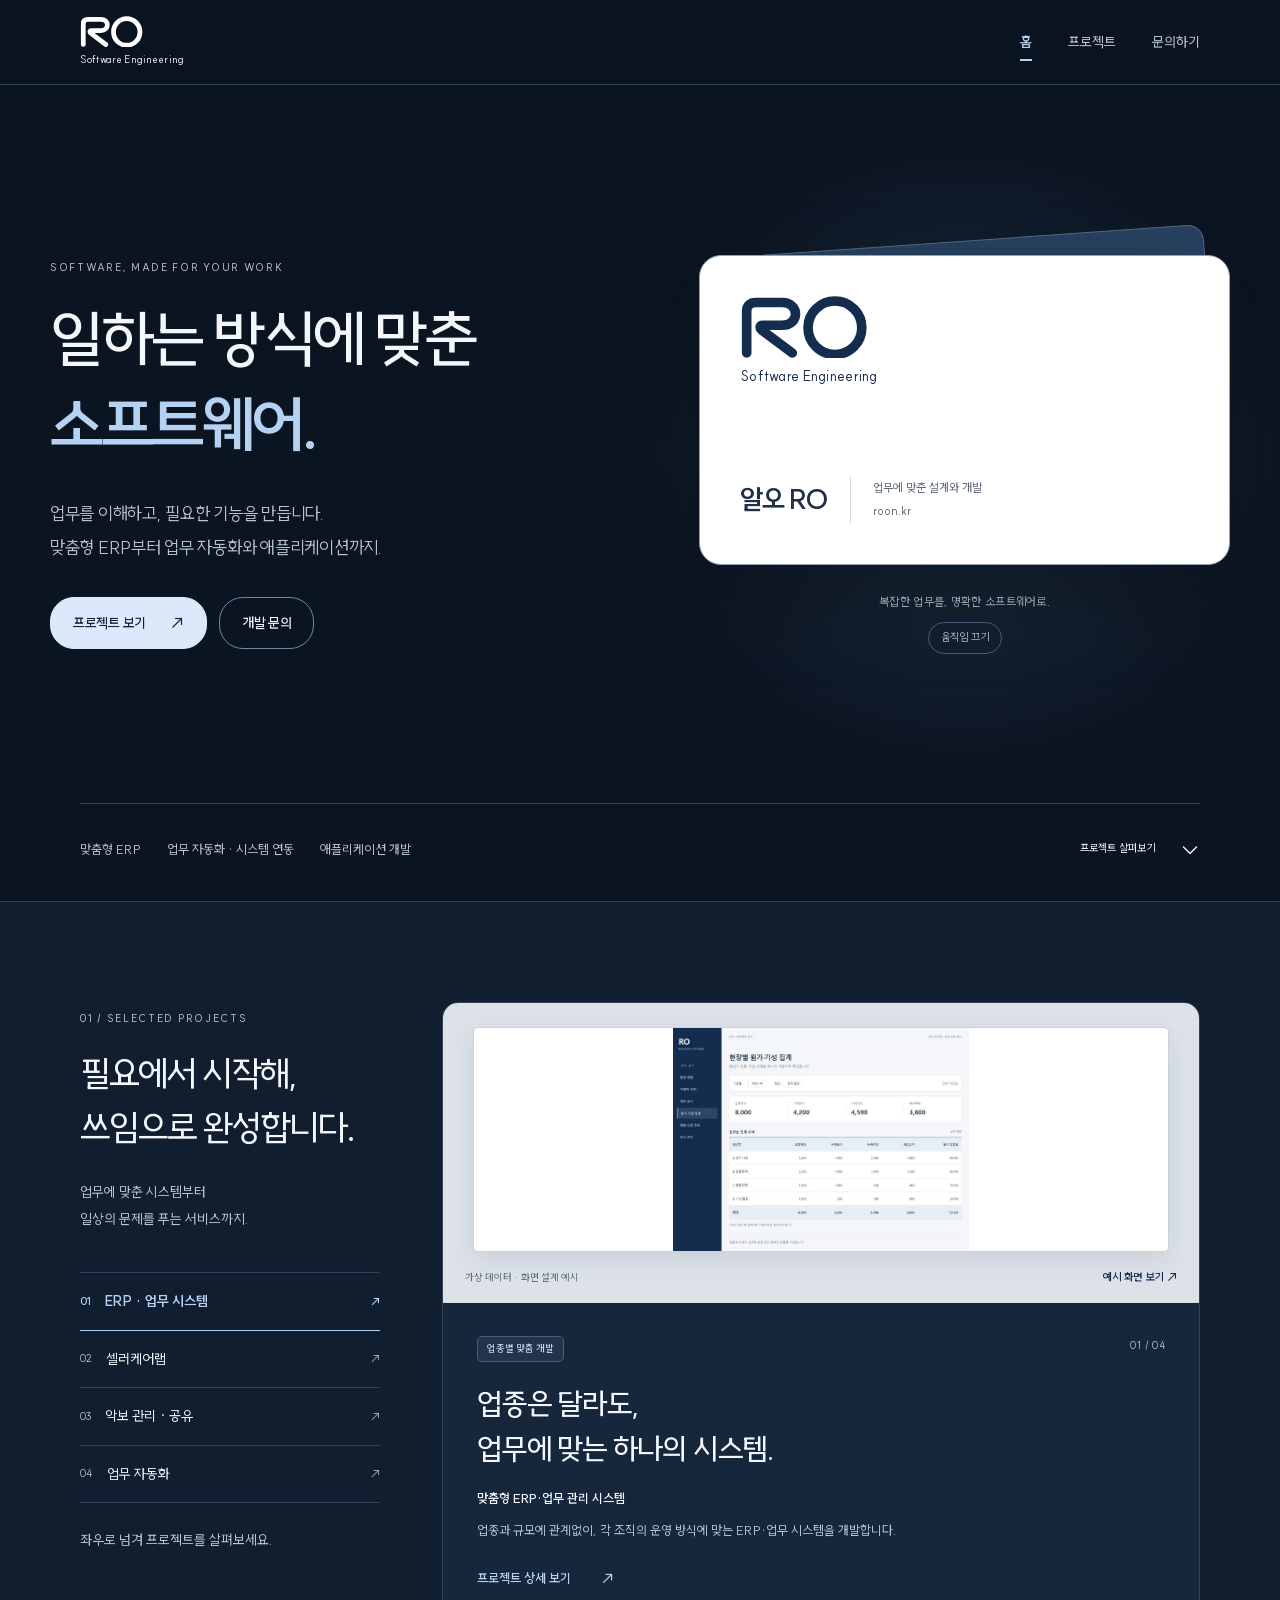
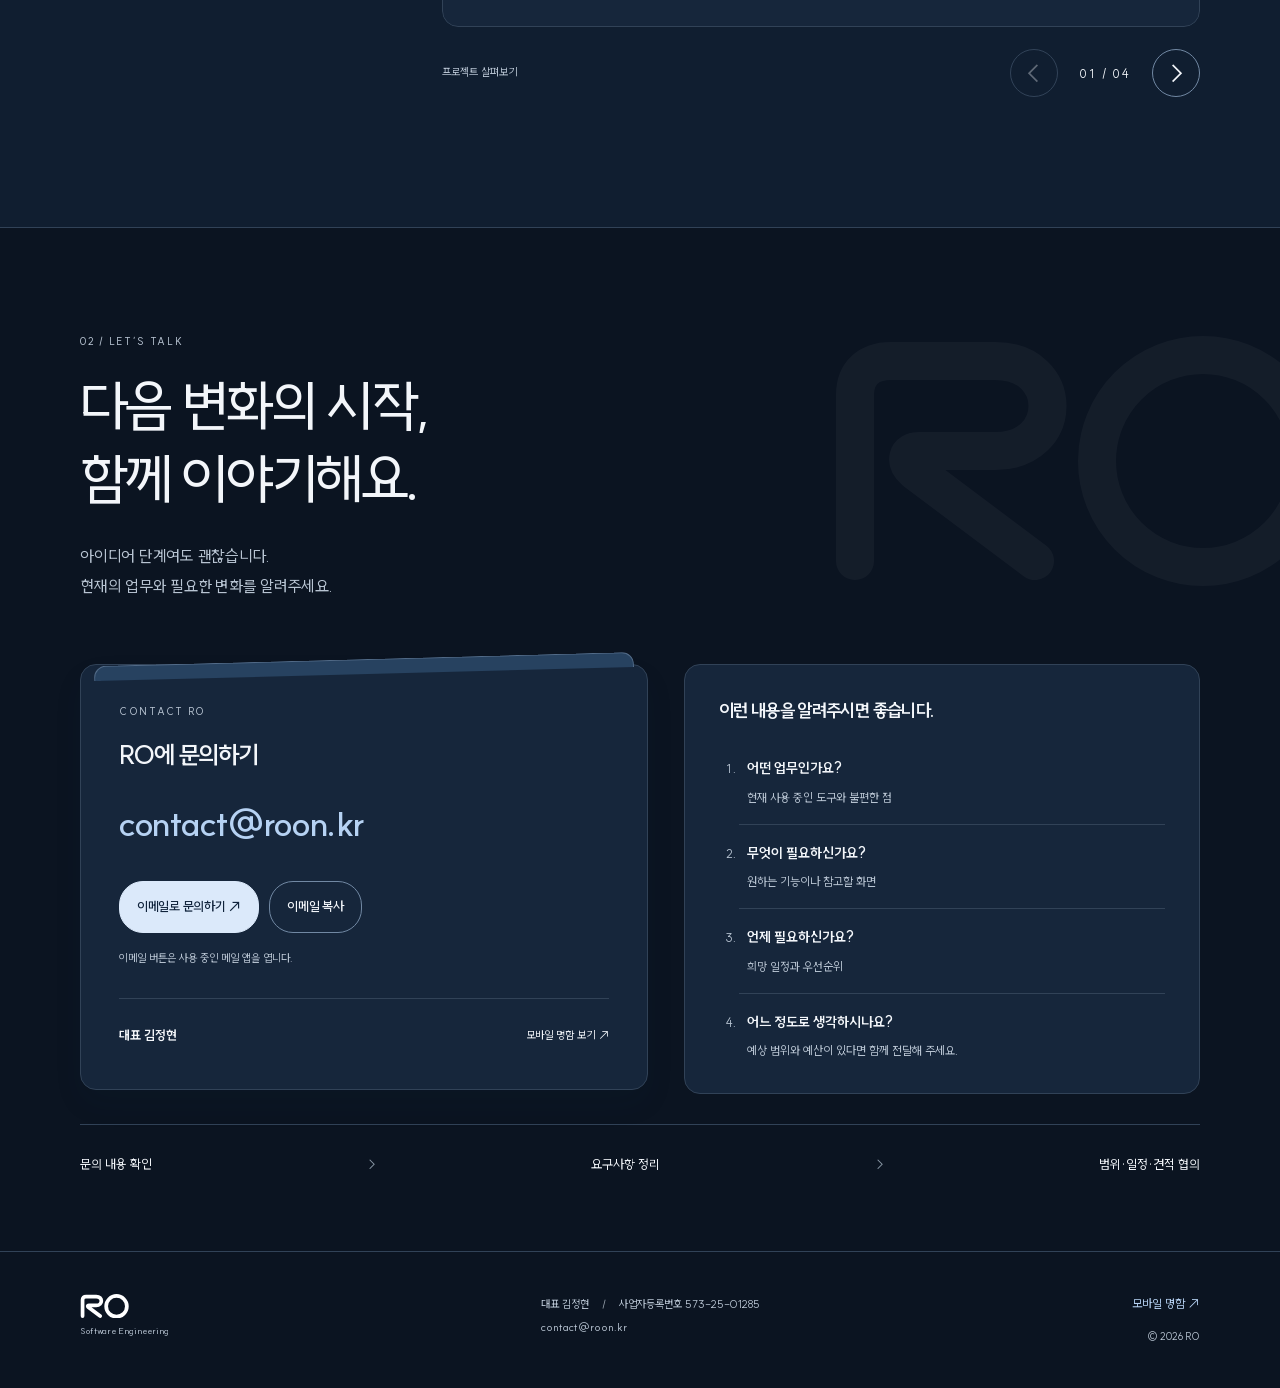
<file: index.html>
<!doctype html><html lang="ko">
<head><meta charset="utf-8">
<meta name="color-scheme" content="only light"><meta name="theme-color" content="#0b1421">
<meta http-equiv="Content-Security-Policy" content="default-src 'none'; script-src 'self'; style-src 'self'; img-src 'self'; font-src 'self'; connect-src 'none'; object-src 'none'; base-uri 'none'; form-action 'none'; frame-src 'none'">
<meta name="referrer" content="strict-origin-when-cross-origin"><meta name="viewport" content="width=device-width,initial-scale=1"><title>RO(알오) | 맞춤형 소프트웨어 개발 · 업무 자동화 · ERP</title><meta name="description" content="RO(알오)는 업무 자동화, 업종별 맞춤형 ERP와 소프트웨어를 설계하고 개발하는 소프트웨어 엔지니어링 회사입니다."><link rel="icon" href="assets/logo.svg" type="image/svg+xml"><link rel="stylesheet" href="style.css?v=20261127-b">
<link rel="canonical" href="https://roon.kr/">
<meta property="og:type" content="website">
<meta property="og:site_name" content="RO(알오)">
<meta property="og:title" content="RO(알오) | 맞춤형 소프트웨어 개발 · 업무 자동화 · ERP">
<meta property="og:description" content="RO(알오)는 업무 자동화, 업종별 맞춤형 ERP와 소프트웨어를 설계하고 개발하는 소프트웨어 엔지니어링 회사입니다.">
<meta property="og:url" content="https://roon.kr/">
<meta name="google-site-verification" content="VP4qaFZtIBldc9KOzgBqeWt6XRs7frUHlSjA3EKGqzg">
<script src="app.js?v=20261111-email" defer></script>
<script src="onepage.js?v=20261127-b" defer></script>
<script src="carousel.js?v=20261127-b" defer></script>
<script src="soft-motion.js?v=20261127-b" defer></script>
<link rel="preload" href="assets/SUITE-Variable.woff2" as="font" type="font/woff2" crossorigin>
</head>

<body class="site-index one-page navy-theme soft-motion"><a class="skip" href="#main">본문으로 이동</a>
<header class="site-header"><div class="wrap head"><a class="brand" href="#home" aria-label="RO 홈"><img src="assets/card-logo.svg" alt="RO" width="80" height="40"><span>Software Engineering</span></a><nav aria-label="주 메뉴"><a href="#home" aria-current="location">홈</a><a href="#projects">프로젝트</a><a href="#contact">문의하기</a></nav></div></header>
<main id="main">
<section id="home" class="home-section" aria-labelledby="home-title" tabindex="-1">
  <div class="homehero wrap">
  <div class="hero-copy"><p class="eyebrow">SOFTWARE, MADE FOR YOUR WORK</p><h1 id="home-title"><span class="hero-line">일하는 방식에 맞춘</span><span class="hero-line">소프트웨어.</span></h1><p class="lead">업무를 이해하고, 필요한 기능을 만듭니다.<br> 맞춤형 ERP부터 업무 자동화와 애플리케이션까지.</p><div class="actions"><a class="button" href="#projects">프로젝트 보기 <span aria-hidden="true">↗</span></a><a class="button outline" href="#contact">개발 문의</a></div></div>
  <div class="hero-object"><div class="paper-stack"><a class="identity-card" href="#projects" aria-label="RO 프로젝트 살펴보기"><div class="identity-logo"><img src="assets/card-logo.svg" alt="RO" width="125" height="62"><p>Software Engineering</p></div><div class="identity-bottom"><strong>알오 RO</strong><span>업무에 맞춘 설계와 개발<br> roon.kr</span></div></a></div><p class="object-caption">복잡한 업무를, 명확한 소프트웨어로.</p><button type="button" id="motion-toggle" class="motion-toggle" aria-pressed="true" hidden>움직임 끄기</button></div>
</div>
  <div class="home-bottom wrap"><div class="home-capabilities"><span>맞춤형 ERP</span><span>업무 자동화 · 시스템 연동</span><span>애플리케이션 개발</span></div><a class="scroll-cue" href="#projects">프로젝트 살펴보기 <span aria-hidden="true">↓</span></a></div>
</section>
<section id="projects" class="projects-section" aria-labelledby="projects-title" tabindex="-1">
  <div class="wrap projects-layout">
    <div class="projects-intro"><p class="eyebrow">01 / SELECTED PROJECTS</p><h2 id="projects-title">필요에서 시작해,<br>쓰임으로 완성합니다.</h2><p>업무에 맞춘 시스템부터<br>일상의 문제를 푸는 서비스까지.</p><div class="project-index" aria-label="프로젝트 선택" hidden><button type="button" data-project-slide="0" aria-controls="project-track" aria-pressed="false">01 <span>ERP · 업무 시스템</span> ↗</button><button type="button" data-project-slide="1" aria-controls="project-track" aria-pressed="false">02 <span>셀러케어랩</span> ↗</button><button type="button" data-project-slide="2" aria-controls="project-track" aria-pressed="false">03 <span>악보 관리 · 공유</span> ↗</button><button type="button" data-project-slide="3" aria-controls="project-track" aria-pressed="false">04 <span>업무 자동화</span> ↗</button></div><p class="projects-note">좌우로 넘겨 프로젝트를 살펴보세요.</p></div>
    <div class="project-gallery" role="region" aria-roledescription="캐러셀" aria-label="RO 프로젝트"><div class="project-stack" id="project-track" tabindex="0" aria-label="프로젝트 슬라이드. 좌우 방향키로 넘길 수 있습니다."><article class="projectcard project-scene" id="project-1" role="group" aria-roledescription="슬라이드" aria-label="1 / 4"><a class="project-visual preview filepreview" href="assets/erp-example.png" target="_blank" rel="noopener" aria-label="ERP 집계 화면 예시 크게 보기 (새 탭)"><img loading="lazy" src="assets/erp-example.png" alt="ERP 집계 화면 예시" width="1265" height="951"><span class="previewcaption"><span>가상 데이터 · 화면 설계 예시</span><strong>예시 화면 보기 ↗</strong></span></a><div class="cardbody"><span class="project-number">01 / 04</span><span class="tag">업종별 맞춤 개발</span><h3><a href="construction.html">업종은 달라도,<br> 업무에 맞는 하나의 시스템.</a></h3><h4>맞춤형 ERP·업무 관리 시스템</h4><p>업종과 규모에 관계없이, 각 조직의 운영 방식에 맞는 ERP·업무 시스템을 개발합니다.</p><a class="textlink" href="construction.html">프로젝트 상세 보기 <span>↗</span></a></div></article>
<article class="projectcard project-scene" id="project-2" role="group" aria-roledescription="슬라이드" aria-label="2 / 4"><a class="project-visual preview filepreview" href="assets/sellercarelab-example.png" target="_blank" rel="noopener" aria-label="셀러케어랩 상담 관리 화면 크게 보기 (새 탭)"><img loading="lazy" src="assets/sellercarelab-example.png" alt="셀러케어랩 상담 관리 화면" width="1239" height="873"><span class="previewcaption"><span>샘플 데이터 · 개발 화면</span><strong>예시 화면 보기 ↗</strong></span></a><div class="cardbody"><span class="project-number">02 / 04</span><span class="tag">RO 운영 서비스</span><h3><a href="seller.html">답변이 어려운 문의에도,<br> 일관된 응대.</a></h3><h4>셀러케어랩</h4><p>판매자 정책에 맞춰 고객문의와 리뷰 응대를 지원합니다.</p><a class="textlink" href="seller.html">프로젝트 상세 보기 <span>↗</span></a></div></article>
<article class="projectcard project-scene" id="project-3" role="group" aria-roledescription="슬라이드" aria-label="3 / 4"><a class="project-visual preview" href="score.html" aria-label="악보 관리·공유 서비스 상세 보기"><div class="scoreart"><img src="assets/score.png" alt="개발 중인 악보 뷰어 실제 화면" loading="lazy"><span>개발 화면</span></div></a><div class="cardbody"><span class="project-number">03 / 04</span><span class="tag">자체 개발 · 베타 준비 중</span><h3><a href="score.html">악보를 찾는 순간부터,<br> 함께 연주할 때까지.</a></h3><h4>악보 관리·공유 서비스</h4><p>태블릿 열람, 셋리스트, 필기와 팀 함께 보기를 연결합니다.</p><a class="textlink" href="score.html">프로젝트 상세 보기 <span>↗</span></a></div></article>
<article class="projectcard project-scene" id="project-4" role="group" aria-roledescription="슬라이드" aria-label="4 / 4"><a class="project-visual preview" href="automation.html" aria-label="콘텐츠 제작·시스템 연동 자동화 상세 보기"><div class="flowart"><p class="eyebrow">CONTENT & SYSTEMS</p><div><span>스크립트</span><i>→</i><span>AI 음성</span><i>→</i><span>자막</span></div><div><span>업무 접수</span><i>→</i><span>분류·검증</span><i>→</i><span>시스템 반영</span></div><p>반복 작업 사이의 흐름을 연결합니다.</p></div></a><div class="cardbody"><span class="project-number">04 / 04</span><span class="tag">업무 자동화 프로세스</span><h3><a href="automation.html">반복되는 처리 과정에,<br> 끊김 없는 흐름을.</a></h3><h4>콘텐츠 제작·시스템 연동 자동화</h4><p>문서 처리부터 AI 음성·자막 제작, 업무 도구 간 데이터 연동과 알림까지 연결합니다.</p><a class="textlink" href="automation.html">프로젝트 상세 보기 <span>↗</span></a></div></article></div><div class="carousel-controls" hidden><p class="carousel-hint">프로젝트 살펴보기</p><div class="carousel-navigation"><button type="button" id="project-previous" aria-label="이전 프로젝트" aria-controls="project-track">←</button><span id="project-status" role="status" aria-live="polite" aria-atomic="true">01 / 04</span><button type="button" id="project-next" aria-label="다음 프로젝트" aria-controls="project-track">→</button></div></div></div>
  </div>
</section>
<section id="contact" class="contact-section" aria-labelledby="contact-title" tabindex="-1">
  <div class="contact-watermark" aria-hidden="true"><img src="assets/card-logo.svg" alt="" width="600" height="300"></div>
  <div class="wrap"><div class="contact-heading"><p class="eyebrow">02 / LET’S TALK</p><h2 id="contact-title">다음 변화의 시작,<br>함께 이야기해요.</h2><p class="lead">아이디어 단계여도 괜찮습니다.<br>현재의 업무와 필요한 변화를 알려주세요.</p></div>
  <div class="contactgrid"><div class="contact-card"><p class="eyebrow">CONTACT RO</p><h2>RO에 문의하기</h2><a class="email" href="mailto:contact@roon.kr">contact@roon.kr</a><div class="actions"><a class="button" id="mail-link" href="mailto:contact@roon.kr?subject=RO%20개발%20문의">이메일로 문의하기 ↗</a><button class="button outline" id="copy-email">이메일 복사</button></div><p class="fine" id="copy-status" aria-live="polite">이메일 버튼은 사용 중인 메일 앱을 엽니다.</p><div class="contactperson"><b>대표 김정현</b><a href="card.html">모바일 명함 보기 ↗</a></div></div><aside><h3>이런 내용을 알려주시면 좋습니다.</h3><ol><li><b>어떤 업무인가요?</b><p>현재 사용 중인 도구와 불편한 점</p></li><li><b>무엇이 필요하신가요?</b><p>원하는 기능이나 참고할 화면</p></li><li><b>언제 필요하신가요?</b><p>희망 일정과 우선순위</p></li><li><b>어느 정도로 생각하시나요?</b><p>예상 범위와 예산이 있다면 함께 전달해 주세요.</p></li></ol></aside></div>
  <div class="contactsteps">문의 내용 확인 <span>→</span> 요구사항 정리 <span>→</span> 범위·일정·견적 협의</div></div>
</section>
</main>
<footer class="site-footer"><div class="wrap foot"><a class="footerbrand" href="#home"><img src="assets/card-logo.svg" alt="RO" width="62" height="31"><span>Software Engineering</span></a><div class="foot-info">대표 김정현 <span class="sep">/</span> 사업자등록번호 573-25-01285<br> <a href="mailto:contact@roon.kr">contact@roon.kr</a></div><div class="foot-links"><a href="card.html">모바일 명함 ↗</a><small>© 2026 RO</small></div></div></footer>
</body></html>
</file>
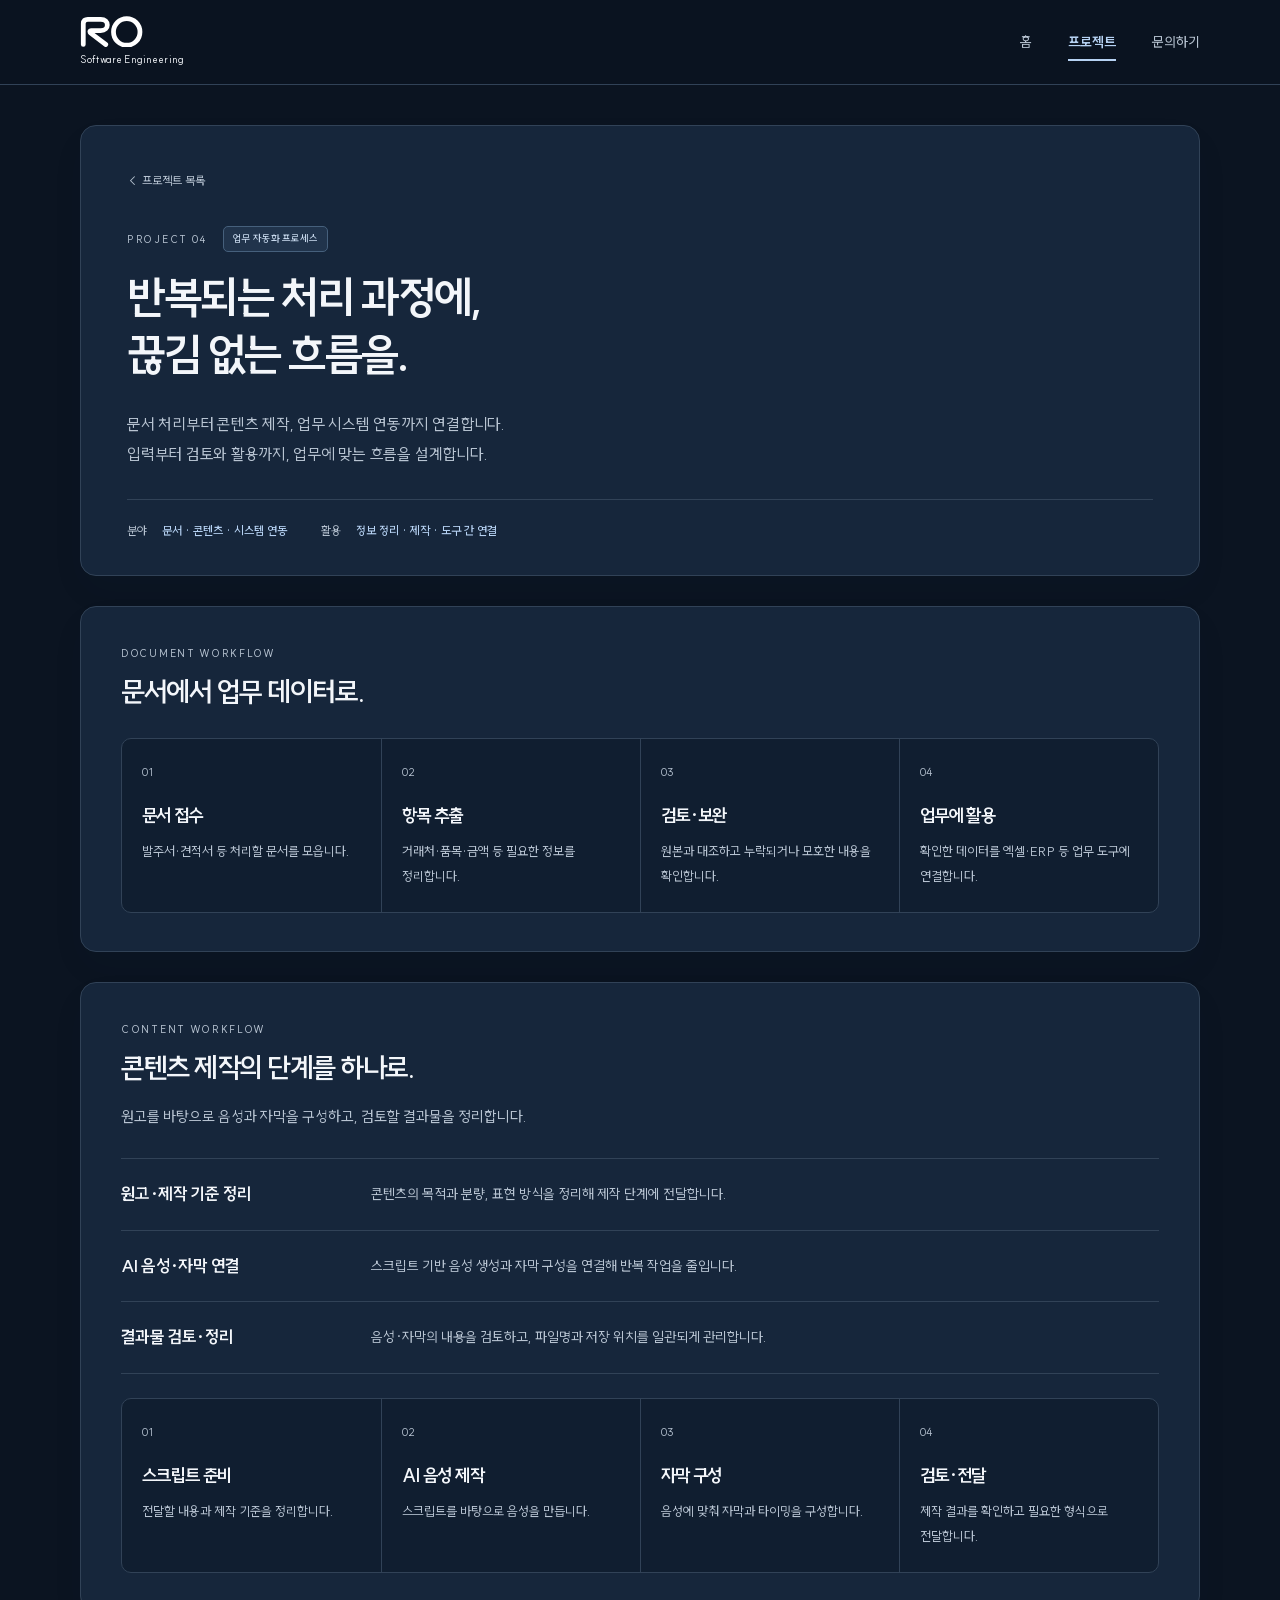
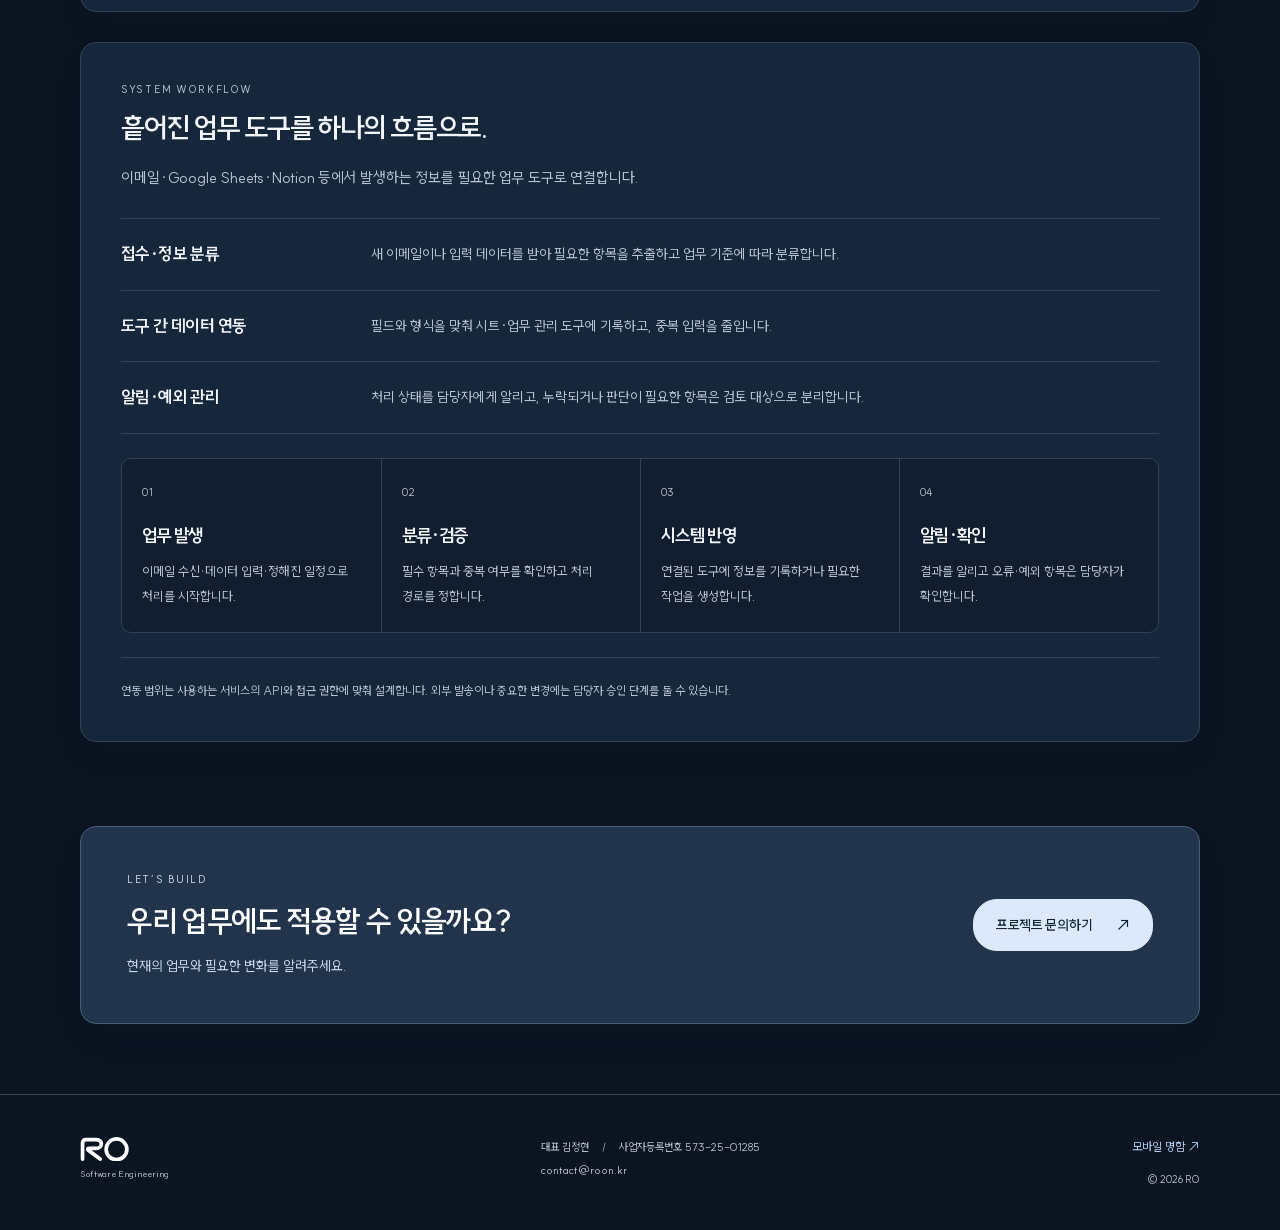
<file: automation.html>
<!doctype html><html lang="ko">
<head><meta charset="utf-8">
<meta name="color-scheme" content="only light"><meta name="theme-color" content="#0b1421">
<meta http-equiv="Content-Security-Policy" content="default-src 'none'; script-src 'self'; style-src 'self'; img-src 'self'; font-src 'self'; connect-src 'none'; object-src 'none'; base-uri 'none'; form-action 'none'; frame-src 'none'">
<meta name="referrer" content="strict-origin-when-cross-origin"><meta name="viewport" content="width=device-width,initial-scale=1"><title>콘텐츠·데이터 업무 자동화 | RO Software Engineering</title><meta name="description" content="문서 처리, AI 음성·자막 제작, 이메일·시트·업무 도구 연동을 업무 흐름에 맞춰 설계합니다."><link rel="icon" href="assets/logo.svg" type="image/svg+xml"><link rel="stylesheet" href="style.css?v=20261127-b">
<link rel="canonical" href="https://roon.kr/automation.html">
<meta property="og:type" content="website">
<meta property="og:site_name" content="RO(알오)">
<meta property="og:title" content="콘텐츠·데이터 업무 자동화 | RO Software Engineering">
<meta property="og:description" content="문서 처리, AI 음성·자막 제작, 이메일·시트·업무 도구 연동을 업무 흐름에 맞춰 설계합니다.">
<meta property="og:url" content="https://roon.kr/automation.html">
<script src="motion.js?v=20261112" defer></script>
</head>

<body class="site-automation navy-theme"><a class="skip" href="#main">본문으로 이동</a>
<header class="site-header"><div class="wrap head"><a class="brand" href="index.html#home" aria-label="RO 홈"><img src="assets/card-logo.svg" alt="RO" width="80" height="40"><span>Software Engineering</span></a><nav aria-label="주 메뉴"><a href="index.html#home">홈</a><a href="index.html#projects" aria-current="page">프로젝트</a><a href="index.html#contact">문의하기</a></nav></div></header>

<main id="main">
<section class="wrap detailhero"><a class="back" href="index.html#projects">← 프로젝트 목록</a><p class="eyebrow">PROJECT 04 <span class="tag">업무 자동화 프로세스</span></p><h1>반복되는 처리 과정에,<br> 끊김 없는 흐름을.</h1><p class="lead">문서 처리부터 콘텐츠 제작, 업무 시스템 연동까지 연결합니다.<br> 입력부터 검토와 활용까지, 업무에 맞는 흐름을 설계합니다.</p><div class="metadata"><span>분야 <b>문서 · 콘텐츠 · 시스템 연동</b></span><span>활용 <b>정보 정리 · 제작 · 도구 간 연결</b></span></div></section>

<section class="wrap content"><div class="sectionhead"><p class="eyebrow">DOCUMENT WORKFLOW</p><h2>문서에서 업무 데이터로.</h2></div><div class="processline"><article><span class="processnum">01</span><h3>문서 접수</h3><p>발주서·견적서 등 처리할 문서를 모읍니다.</p></article><article><span class="processnum">02</span><h3>항목 추출</h3><p>거래처·품목·금액 등 필요한 정보를 정리합니다.</p></article><article><span class="processnum">03</span><h3>검토·보완</h3><p>원본과 대조하고 누락되거나 모호한 내용을 확인합니다.</p></article><article><span class="processnum">04</span><h3>업무에 활용</h3><p>확인한 데이터를 엑셀·ERP 등 업무 도구에 연결합니다.</p></article></div></section>

<section class="wrap content"><div class="sectionhead"><p class="eyebrow">CONTENT WORKFLOW</p><h2>콘텐츠 제작의 단계를 하나로.</h2><p class="industryintro">원고를 바탕으로 음성과 자막을 구성하고, 검토할 결과물을 정리합니다.</p></div><div class="industrylist"><article><h3>원고·제작 기준 정리</h3><p>콘텐츠의 목적과 분량, 표현 방식을 정리해 제작 단계에 전달합니다.</p></article><article><h3>AI 음성·자막 연결</h3><p>스크립트 기반 음성 생성과 자막 구성을 연결해 반복 작업을 줄입니다.</p></article><article><h3>결과물 검토·정리</h3><p>음성·자막의 내용을 검토하고, 파일명과 저장 위치를 일관되게 관리합니다.</p></article></div><div class="processline"><article><span class="processnum">01</span><h3>스크립트 준비</h3><p>전달할 내용과 제작 기준을 정리합니다.</p></article><article><span class="processnum">02</span><h3>AI 음성 제작</h3><p>스크립트를 바탕으로 음성을 만듭니다.</p></article><article><span class="processnum">03</span><h3>자막 구성</h3><p>음성에 맞춰 자막과 타이밍을 구성합니다.</p></article><article><span class="processnum">04</span><h3>검토·전달</h3><p>제작 결과를 확인하고 필요한 형식으로 전달합니다.</p></article></div></section>

<section class="wrap content"><div class="sectionhead"><p class="eyebrow">SYSTEM WORKFLOW</p><h2>흩어진 업무 도구를 하나의 흐름으로.</h2><p class="industryintro">이메일·Google Sheets·Notion 등에서 발생하는 정보를 필요한 업무 도구로 연결합니다.</p></div><div class="industrylist"><article><h3>접수·정보 분류</h3><p>새 이메일이나 입력 데이터를 받아 필요한 항목을 추출하고 업무 기준에 따라 분류합니다.</p></article><article><h3>도구 간 데이터 연동</h3><p>필드와 형식을 맞춰 시트·업무 관리 도구에 기록하고, 중복 입력을 줄입니다.</p></article><article><h3>알림·예외 관리</h3><p>처리 상태를 담당자에게 알리고, 누락되거나 판단이 필요한 항목은 검토 대상으로 분리합니다.</p></article></div><div class="processline"><article><span class="processnum">01</span><h3>업무 발생</h3><p>이메일 수신·데이터 입력·정해진 일정으로 처리를 시작합니다.</p></article><article><span class="processnum">02</span><h3>분류·검증</h3><p>필수 항목과 중복 여부를 확인하고 처리 경로를 정합니다.</p></article><article><span class="processnum">03</span><h3>시스템 반영</h3><p>연결된 도구에 정보를 기록하거나 필요한 작업을 생성합니다.</p></article><article><span class="processnum">04</span><h3>알림·확인</h3><p>결과를 알리고 오류·예외 항목은 담당자가 확인합니다.</p></article></div><p class="serviceboundary">연동 범위는 사용하는 서비스의 API와 접근 권한에 맞춰 설계합니다. 외부 발송이나 중요한 변경에는 담당자 승인 단계를 둘 수 있습니다.</p></section>
<section class="cta"><div class="wrap"><div><p class="eyebrow">LET’S BUILD</p><h2>우리 업무에도 적용할 수 있을까요?</h2><p>현재의 업무와 필요한 변화를 알려주세요.</p></div><a class="button light" href="index.html?project=문서·데이터 자동화 개발 문의#contact">프로젝트 문의하기 <span>↗</span></a></div></section>
</main>

<footer class="site-footer"><div class="wrap foot"><a class="footerbrand" href="index.html#home"><img src="assets/card-logo.svg" alt="RO" width="62" height="31"><span>Software Engineering</span></a><div class="foot-info">대표 김정현 <span class="sep">/</span> 사업자등록번호 573-25-01285<br> <a href="mailto:contact@roon.kr">contact@roon.kr</a></div><div class="foot-links"><a href="card.html">모바일 명함 ↗</a><small>© 2026 RO</small></div></div></footer>
</body>
</html>
</file>
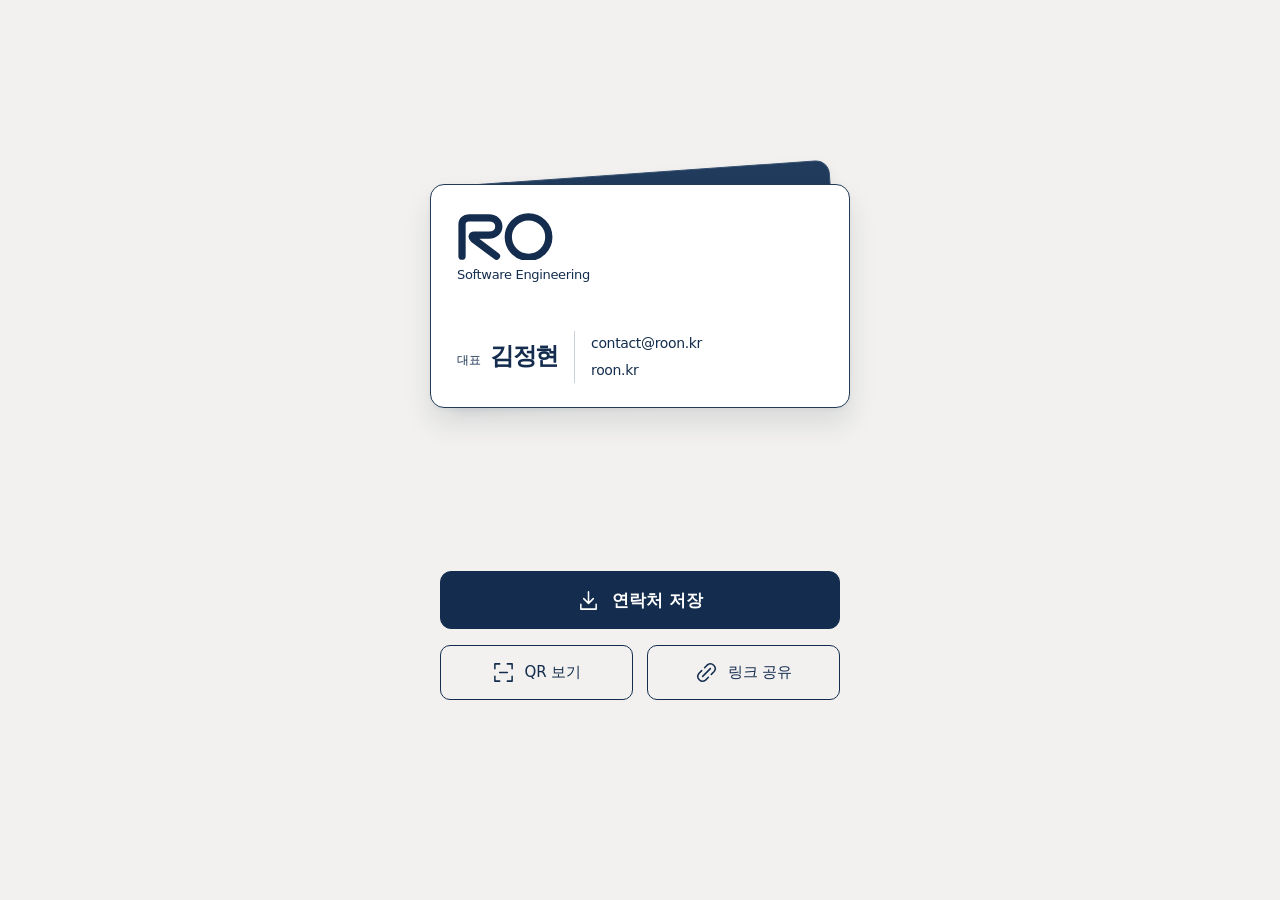
<file: card.html>
<!doctype html>
<html lang="ko">
<head>
<meta charset="utf-8">
<meta name="color-scheme" content="only light">
<meta name="viewport" content="width=device-width,initial-scale=1">
<meta http-equiv="Content-Security-Policy" content="default-src 'none'; script-src 'self'; style-src 'self'; img-src 'self'; font-src 'self'; connect-src 'none'; object-src 'none'; base-uri 'none'; form-action 'none'; frame-src 'none'">
<meta name="referrer" content="strict-origin-when-cross-origin">
<meta name="theme-color" content="#f2f1ef">
<title>김정현 · RO | 모바일 명함</title>
<meta name="description" content="알오(RO) 대표 김정현의 모바일 명함. contact@roon.kr · roon.kr">
<link rel="canonical" href="https://roon.kr/card.html">
<meta property="og:type" content="website">
<meta property="og:title" content="김정현 · RO Software Engineering">
<meta property="og:description" content="알오(RO) 대표 김정현 | contact@roon.kr | 연락처 저장 및 문의">
<meta property="og:url" content="https://roon.kr/card.html">
<link rel="icon" href="assets/logo.svg" type="image/svg+xml">
<link rel="stylesheet" href="card.css?v=20261111-wallet">
<script src="card.js?v=20261111" defer></script>
</head>
<body>
<main class="shell">
  <section class="card-stage" aria-label="모바일 명함">
    <div class="card-stack">
      <article class="business-card" aria-label="알오 대표 김정현">
        <header class="brand">
          <img src="assets/card-logo.svg?v=20261111-navy" width="125" height="62" alt="RO">
          <p>Software Engineering</p>
        </header>
        <div class="card-details">
          <h1><span>대표</span> 김정현</h1>
          <nav class="contacts" aria-label="연락처">
            <a href="mailto:contact@roon.kr">contact@roon.kr</a>
            <a href="index.html">roon.kr</a>
          </nav>
        </div>
      </article>
    </div>
  </section>
  <section class="actions" aria-label="명함 저장 및 전달">
    <a class="primary" href="ro-kim-junghyun.vcf" download="RO-김정현.vcf"><svg class="icon" viewBox="0 0 24 24" aria-hidden="true"><path d="M12 3v12m-5-5 5 5 5-5M4 16v5h16v-5"/></svg><span>연락처 저장</span></a>
    <div class="share">
      <details class="qr-panel">
        <summary><svg class="icon" viewBox="0 0 24 24" aria-hidden="true"><path d="M8 3H3v5m13-5h5v5M3 16v5h5m13-5v5h-5M8 12h8"/></svg><span class="when-closed">QR 보기</span><span class="when-open">QR 닫기</span></summary>
        <div class="qr-content">
          <img src="assets/ro-card-qr.svg" width="184" height="184" alt="https://roon.kr/card.html로 연결되는 QR 코드">
          <p>스캔하면 이 명함이 열립니다.</p>
          <a class="qr-download" href="assets/ro-card-qr.svg" download="RO-모바일명함-QR.svg">QR 저장</a>
        </div>
      </details>
      <button id="share-card" type="button" hidden><svg class="icon" viewBox="0 0 24 24" aria-hidden="true"><path d="m10 7 3-3a5 5 0 0 1 7 7l-3 3m-3 3-3 3a5 5 0 0 1-7-7l3-3m1 6 8-8"/></svg><span>링크 공유</span></button>
      <p class="status" id="share-status" role="status" aria-live="polite"></p>
    </div>
  </section>
</main>
</body>
</html>
</file>
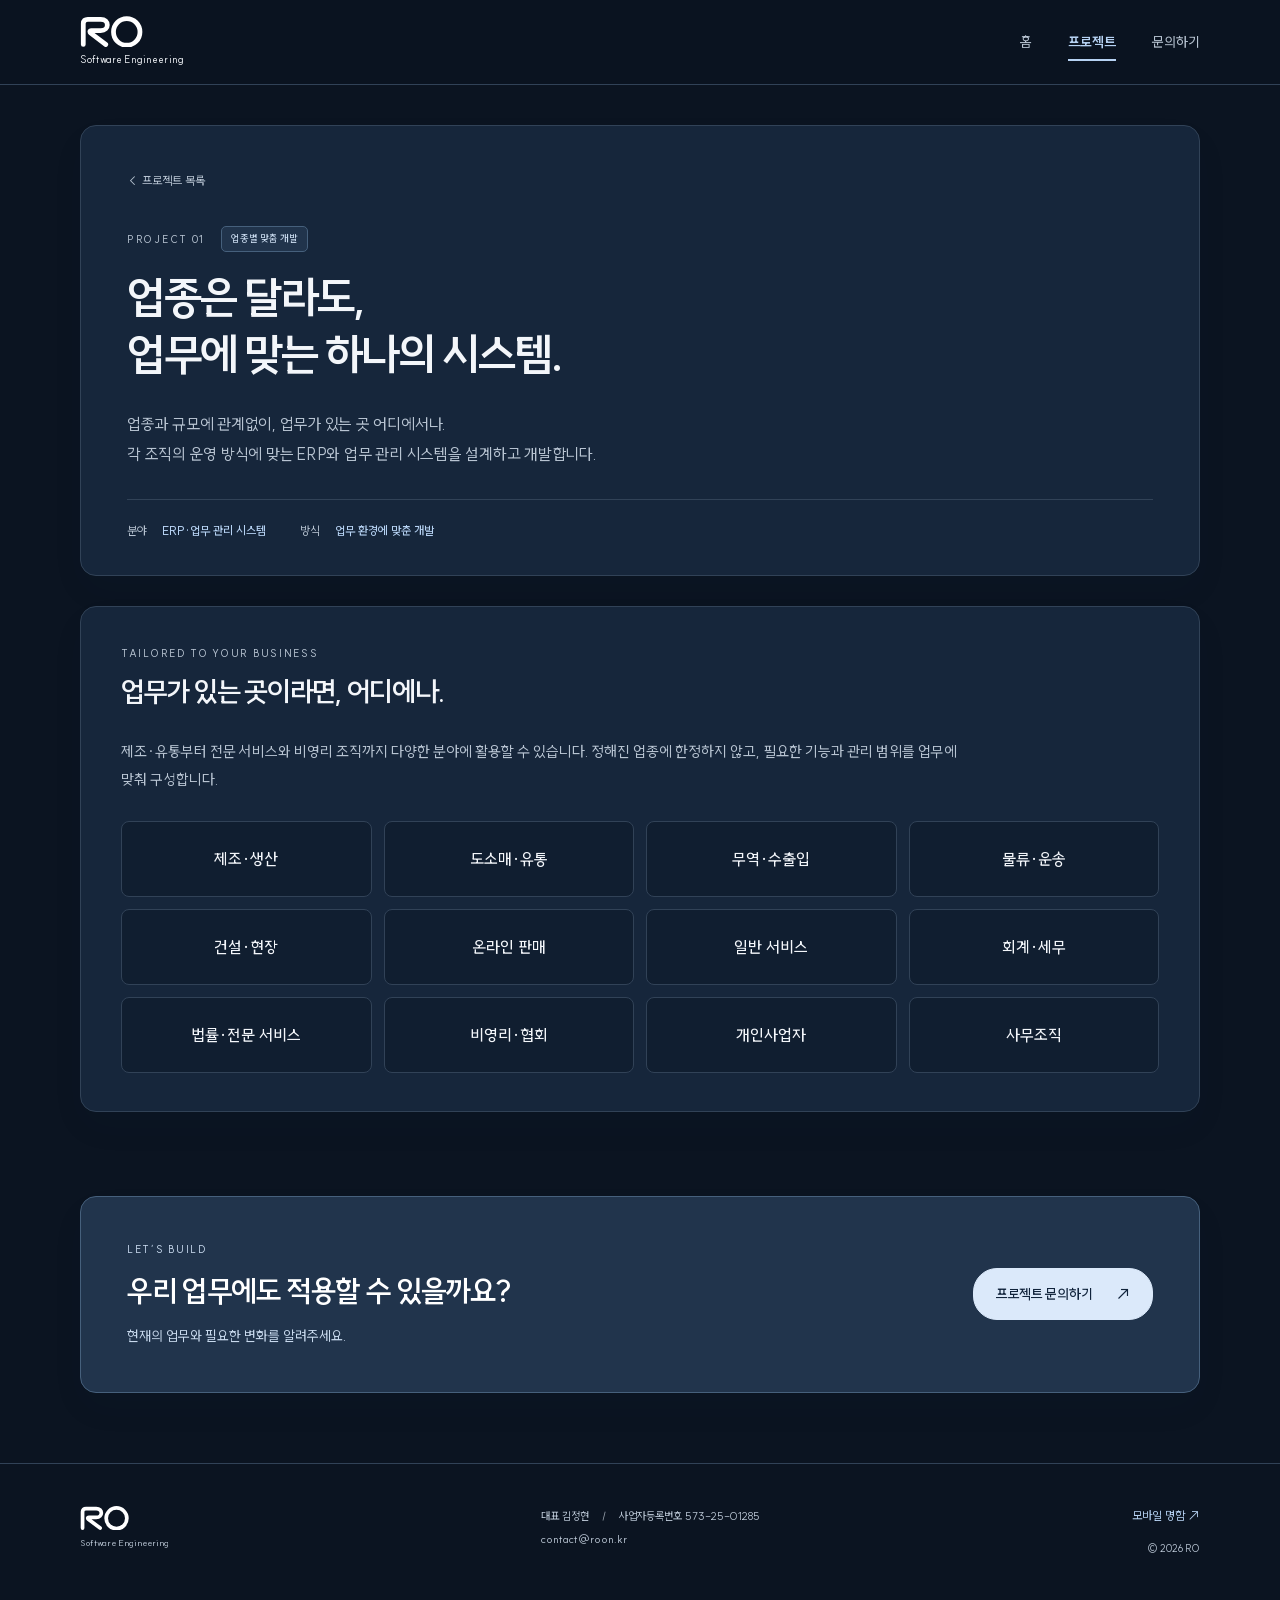
<file: construction.html>
<!doctype html><html lang="ko">
<head><meta charset="utf-8">
<meta name="color-scheme" content="only light"><meta name="theme-color" content="#0b1421">
<meta http-equiv="Content-Security-Policy" content="default-src 'none'; script-src 'self'; style-src 'self'; img-src 'self'; font-src 'self'; connect-src 'none'; object-src 'none'; base-uri 'none'; form-action 'none'; frame-src 'none'">
<meta name="referrer" content="strict-origin-when-cross-origin"><meta name="viewport" content="width=device-width,initial-scale=1"><title>맞춤형 ERP·업무 관리 시스템 | RO Software Engineering</title><meta name="description" content="RO는 업무 자동화, ERP 및 맞춤형 소프트웨어를 설계하고 개발합니다."><link rel="icon" href="assets/logo.svg" type="image/svg+xml"><link rel="stylesheet" href="style.css?v=20261127-b">
<link rel="canonical" href="https://roon.kr/construction.html">
<meta property="og:type" content="website">
<meta property="og:site_name" content="RO(알오)">
<meta property="og:title" content="맞춤형 ERP·업무 관리 시스템 | RO Software Engineering">
<meta property="og:description" content="RO는 업무 자동화, ERP 및 맞춤형 소프트웨어를 설계하고 개발합니다.">
<meta property="og:url" content="https://roon.kr/construction.html">
<script src="motion.js?v=20261112" defer></script>
</head>

<body class="site-construction navy-theme"><a class="skip" href="#main">본문으로 이동</a>
<header class="site-header"><div class="wrap head"><a class="brand" href="index.html#home" aria-label="RO 홈"><img src="assets/card-logo.svg" alt="RO" width="80" height="40"><span>Software Engineering</span></a><nav aria-label="주 메뉴"><a href="index.html#home">홈</a><a href="index.html#projects" aria-current="page">프로젝트</a><a href="index.html#contact">문의하기</a></nav></div></header>

<main id="main">
<section class="wrap detailhero"><a class="back" href="index.html#projects">← 프로젝트 목록</a><p class="eyebrow">PROJECT 01 <span class="tag">업종별 맞춤 개발</span></p><h1>업종은 달라도,<br> 업무에 맞는 하나의 시스템.</h1><p class="lead">업종과 규모에 관계없이, 업무가 있는 곳 어디에서나.<br> 각 조직의 운영 방식에 맞는 ERP와 업무 관리 시스템을 설계하고 개발합니다.</p><div class="metadata"><span>분야 <b>ERP·업무 관리 시스템</b></span><span>방식 <b>업무 환경에 맞춘 개발</b></span></div></section>

<section class="wrap content"><div class="sectionhead"><p class="eyebrow">TAILORED TO YOUR BUSINESS</p><h2>업무가 있는 곳이라면, 어디에나.</h2></div><p class="industryintro">제조·유통부터 전문 서비스와 비영리 조직까지 다양한 분야에 활용할 수 있습니다. 정해진 업종에 한정하지 않고, 필요한 기능과 관리 범위를 업무에 맞춰 구성합니다.</p><div class="industrynames"><span>제조·생산</span><span>도소매·유통</span><span>무역·수출입</span><span>물류·운송</span><span>건설·현장</span><span>온라인 판매</span><span>일반 서비스</span><span>회계·세무</span><span>법률·전문 서비스</span><span>비영리·협회</span><span>개인사업자</span><span>사무조직</span></div></section>

<section class="cta"><div class="wrap"><div><p class="eyebrow">LET’S BUILD</p><h2>우리 업무에도 적용할 수 있을까요?</h2><p>현재의 업무와 필요한 변화를 알려주세요.</p></div><a class="button light" href="index.html?project=맞춤형 ERP·업무 관리 시스템 문의#contact">프로젝트 문의하기 <span>↗</span></a></div></section>
</main>

<footer class="site-footer"><div class="wrap foot"><a class="footerbrand" href="index.html#home"><img src="assets/card-logo.svg" alt="RO" width="62" height="31"><span>Software Engineering</span></a><div class="foot-info">대표 김정현 <span class="sep">/</span> 사업자등록번호 573-25-01285<br> <a href="mailto:contact@roon.kr">contact@roon.kr</a></div><div class="foot-links"><a href="card.html">모바일 명함 ↗</a><small>© 2026 RO</small></div></div></footer>
</body>
</html>
</file>
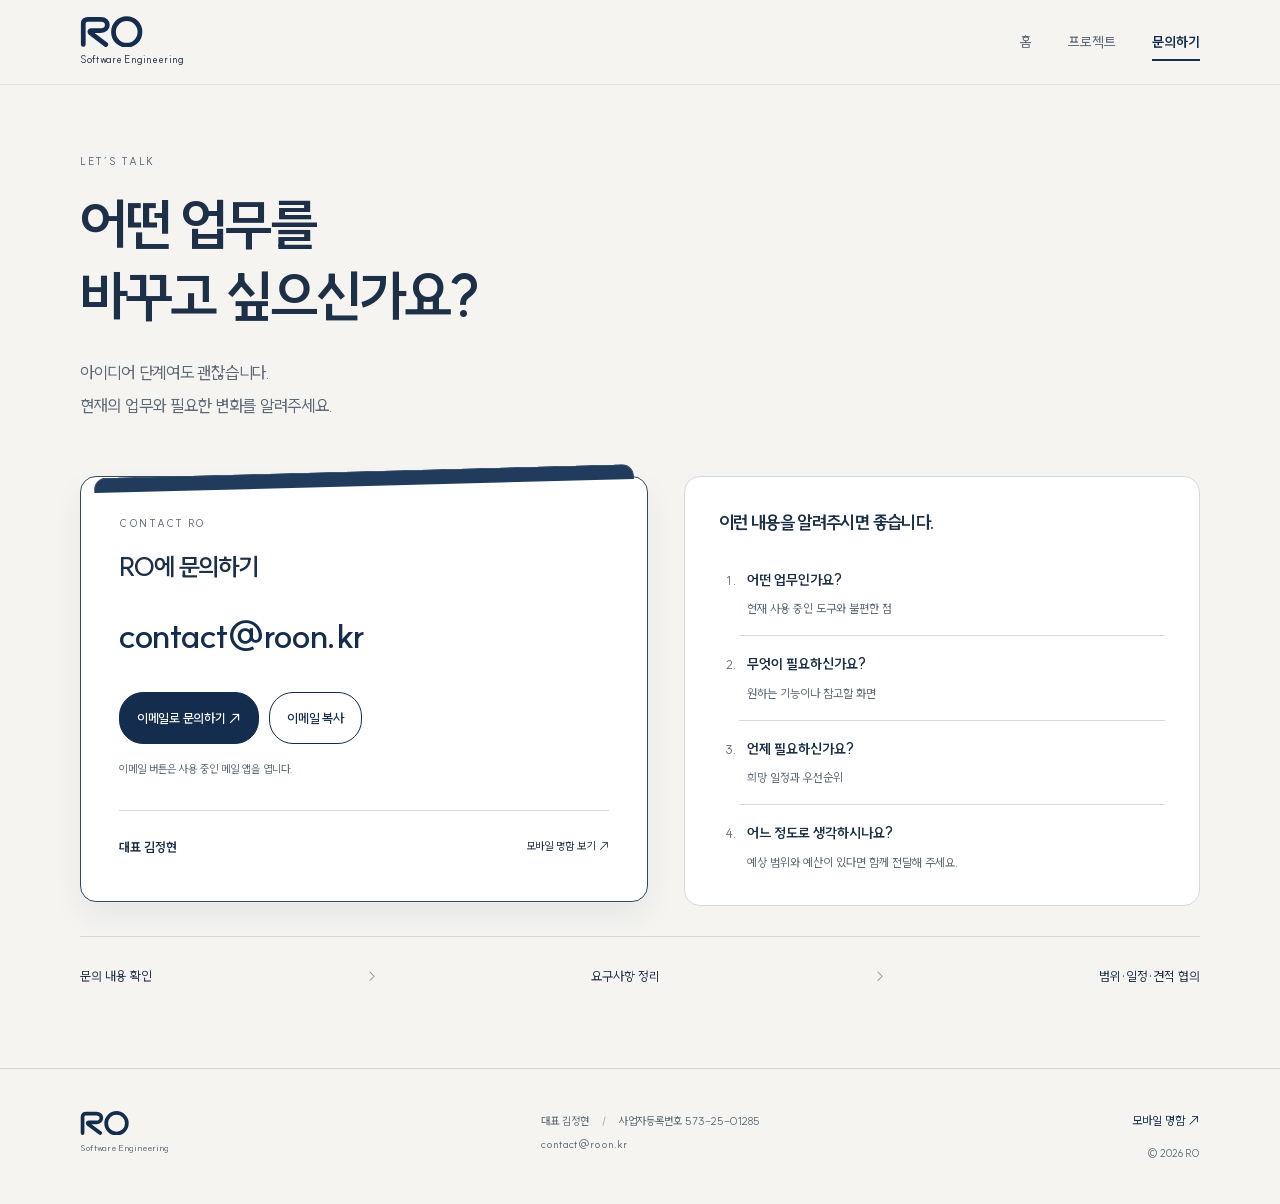
<file: contact.html>
<!doctype html><html lang="ko">
<head><meta charset="utf-8">
<meta name="color-scheme" content="only light"><meta name="theme-color" content="#f2f1ef">
<meta http-equiv="Content-Security-Policy" content="default-src 'none'; script-src 'self'; style-src 'self'; img-src 'self'; font-src 'self'; connect-src 'none'; object-src 'none'; base-uri 'none'; form-action 'none'; frame-src 'none'">
<meta name="referrer" content="strict-origin-when-cross-origin"><meta name="viewport" content="width=device-width,initial-scale=1"><title>문의 | RO Software Engineering</title><meta name="description" content="RO는 업무 자동화, ERP 및 맞춤형 소프트웨어를 설계하고 개발합니다."><link rel="icon" href="assets/logo.svg" type="image/svg+xml"><link rel="stylesheet" href="style.css?v=20261127-b"><script src="app.js?v=20261111-email" defer></script>
<link rel="canonical" href="https://roon.kr/contact.html">
<meta property="og:type" content="website">
<meta property="og:site_name" content="RO(알오)">
<meta property="og:title" content="문의 | RO Software Engineering">
<meta property="og:description" content="RO는 업무 자동화, ERP 및 맞춤형 소프트웨어를 설계하고 개발합니다.">
<meta property="og:url" content="https://roon.kr/contact.html">
<script src="motion.js?v=20261112" defer></script>
</head>

<body class="site-contact"><a class="skip" href="#main">본문으로 이동</a>
<header class="site-header"><div class="wrap head"><a class="brand" href="index.html#home" aria-label="RO 홈"><img src="assets/card-logo.svg" alt="RO" width="80" height="40"><span>Software Engineering</span></a><nav aria-label="주 메뉴"><a href="index.html#home">홈</a><a href="index.html#projects">프로젝트</a><a href="index.html#contact" aria-current="page">문의하기</a></nav></div></header>

<main id="main">
<section class="wrap pagehero"><p class="eyebrow">LET’S TALK</p><h1>어떤 업무를<br> 바꾸고 싶으신가요?</h1><p class="lead">아이디어 단계여도 괜찮습니다.<br> 현재의 업무와 필요한 변화를 알려주세요.</p></section>

<section class="wrap contactgrid"><div class="contact-card"><p class="eyebrow">CONTACT RO</p><h2>RO에 문의하기</h2><a class="email" href="mailto:contact@roon.kr">contact@roon.kr</a><div class="actions"><a class="button" id="mail-link" href="mailto:contact@roon.kr?subject=RO%20개발%20문의">이메일로 문의하기 ↗</a><button class="button outline" id="copy-email">이메일 복사</button></div><p class="fine" id="copy-status" aria-live="polite">이메일 버튼은 사용 중인 메일 앱을 엽니다.</p><div class="contactperson"><b>대표 김정현</b><a href="card.html">모바일 명함 보기 ↗</a></div></div><aside><h3>이런 내용을 알려주시면 좋습니다.</h3><ol><li><b>어떤 업무인가요?</b><p>현재 사용 중인 도구와 불편한 점</p></li><li><b>무엇이 필요하신가요?</b><p>원하는 기능이나 참고할 화면</p></li><li><b>언제 필요하신가요?</b><p>희망 일정과 우선순위</p></li><li><b>어느 정도로 생각하시나요?</b><p>예상 범위와 예산이 있다면 함께 전달해 주세요.</p></li></ol></aside></section>

<section class="wrap contactsteps">문의 내용 확인 <span>→</span> 요구사항 정리 <span>→</span> 범위·일정·견적 협의</section>
</main>

<footer class="site-footer"><div class="wrap foot"><a class="footerbrand" href="index.html#home"><img src="assets/card-logo.svg" alt="RO" width="62" height="31"><span>Software Engineering</span></a><div class="foot-info">대표 김정현 <span class="sep">/</span> 사업자등록번호 573-25-01285<br> <a href="mailto:contact@roon.kr">contact@roon.kr</a></div><div class="foot-links"><a href="card.html">모바일 명함 ↗</a><small>© 2026 RO</small></div></div></footer>
</body>
</html>
</file>
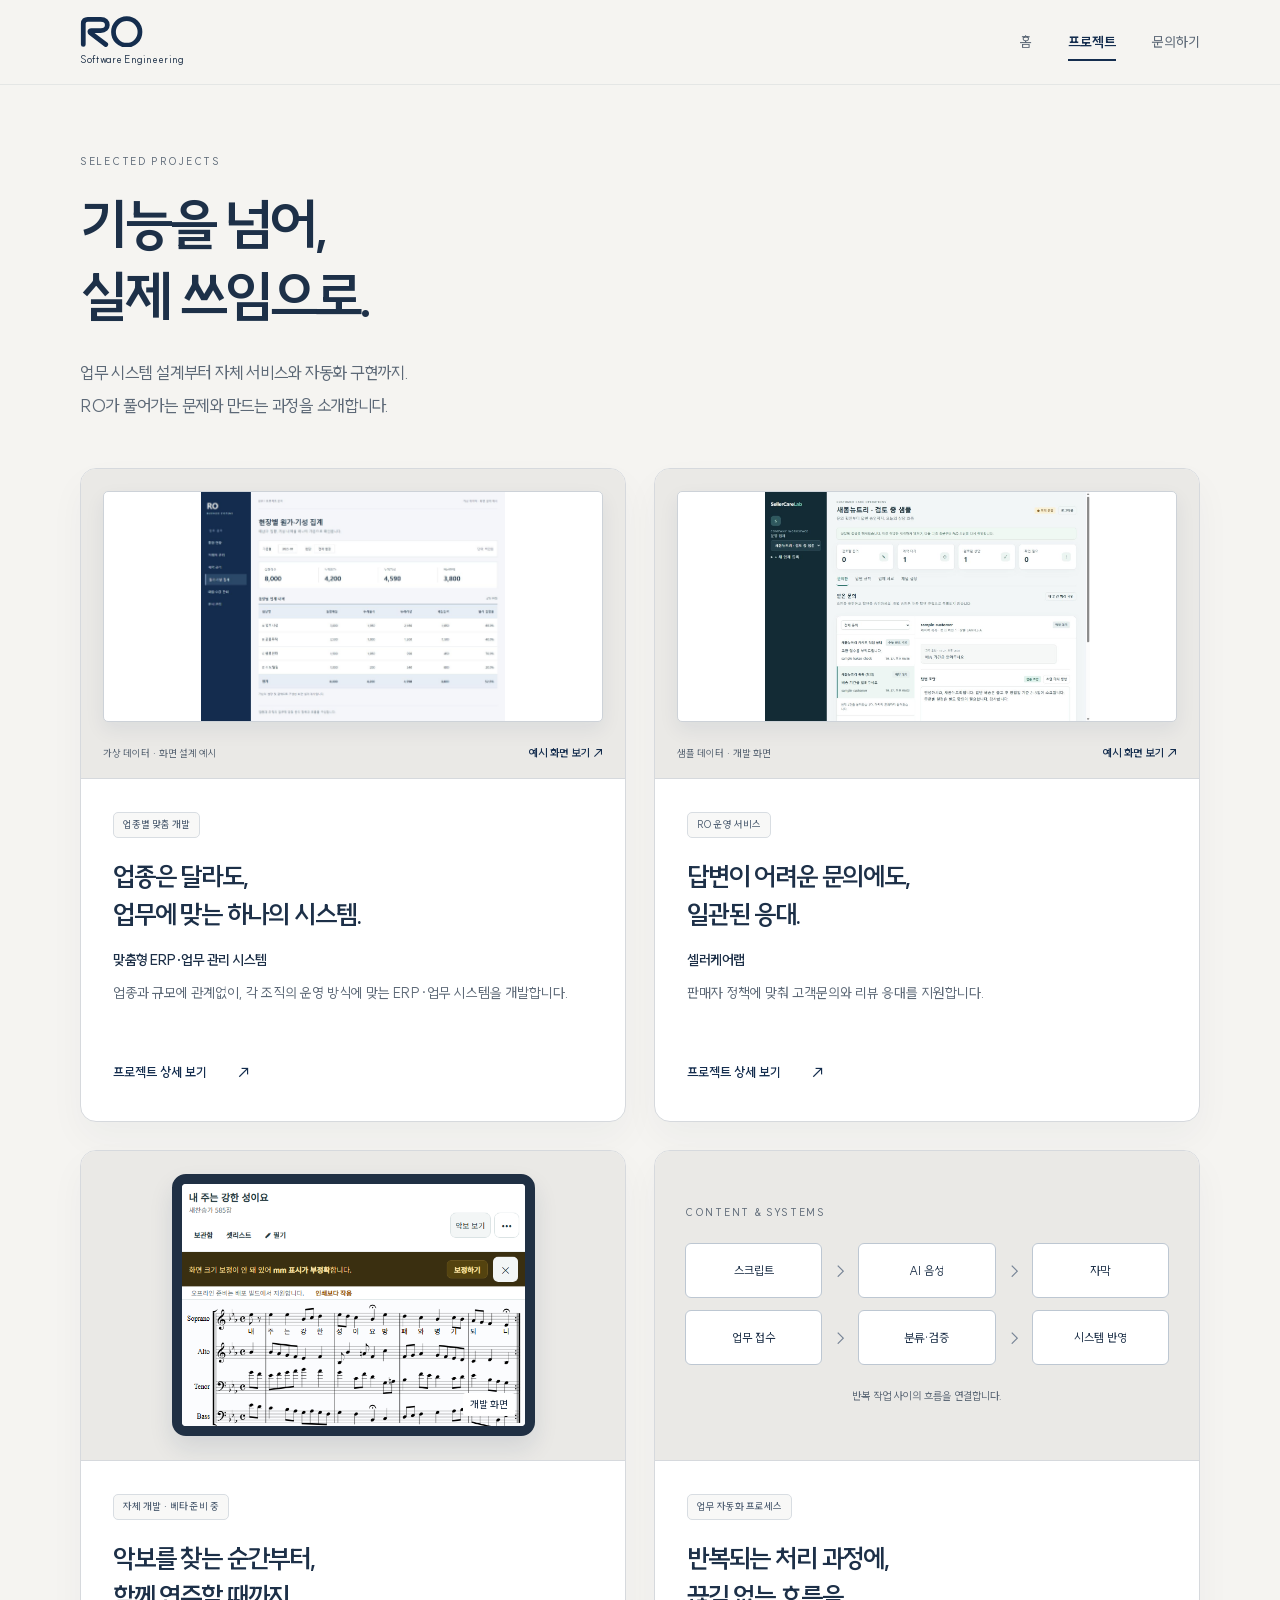
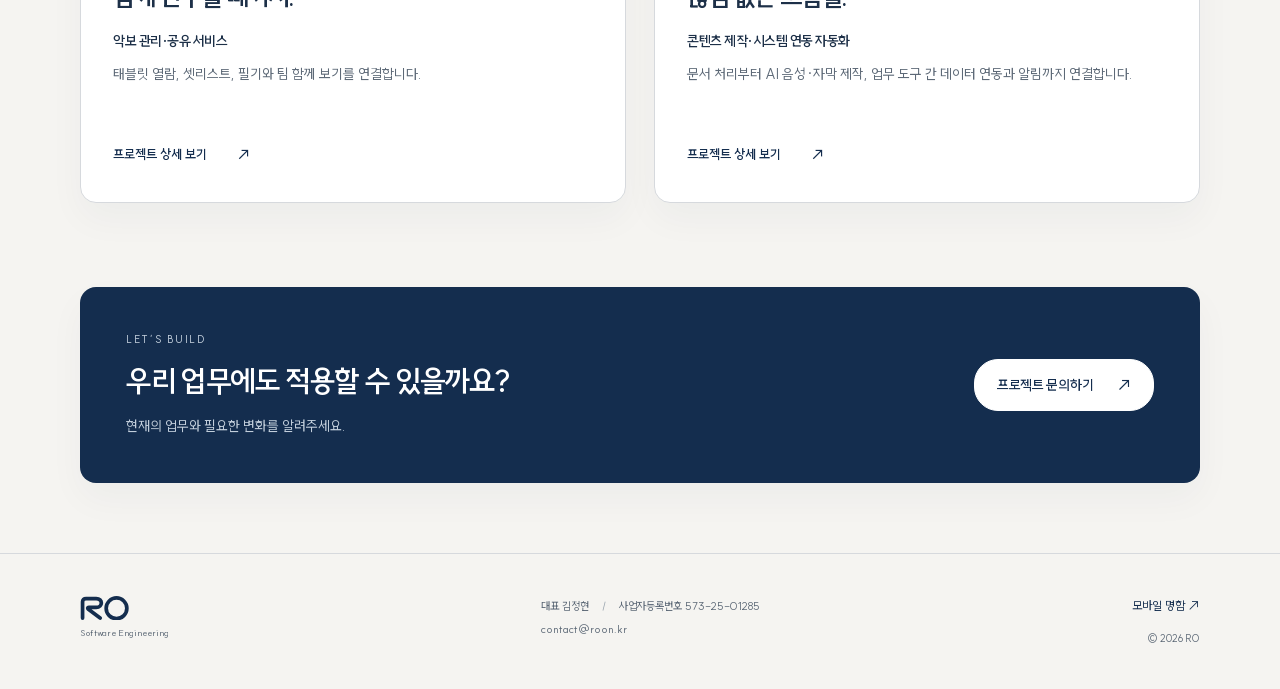
<file: projects.html>
<!doctype html><html lang="ko">
<head><meta charset="utf-8">
<meta name="color-scheme" content="only light"><meta name="theme-color" content="#f2f1ef">
<meta http-equiv="Content-Security-Policy" content="default-src 'none'; script-src 'self'; style-src 'self'; img-src 'self'; font-src 'self'; connect-src 'none'; object-src 'none'; base-uri 'none'; form-action 'none'; frame-src 'none'">
<meta name="referrer" content="strict-origin-when-cross-origin"><meta name="viewport" content="width=device-width,initial-scale=1"><title>프로젝트 | RO Software Engineering</title><meta name="description" content="RO는 업무 자동화, ERP 및 맞춤형 소프트웨어를 설계하고 개발합니다."><link rel="icon" href="assets/logo.svg" type="image/svg+xml"><link rel="stylesheet" href="style.css?v=20261127-b">
<link rel="canonical" href="https://roon.kr/projects.html">
<meta property="og:type" content="website">
<meta property="og:site_name" content="RO(알오)">
<meta property="og:title" content="프로젝트 | RO Software Engineering">
<meta property="og:description" content="RO는 업무 자동화, ERP 및 맞춤형 소프트웨어를 설계하고 개발합니다.">
<meta property="og:url" content="https://roon.kr/projects.html">
<script src="motion.js?v=20261112" defer></script>
</head>

<body class="site-projects"><a class="skip" href="#main">본문으로 이동</a>
<header class="site-header"><div class="wrap head"><a class="brand" href="index.html#home" aria-label="RO 홈"><img src="assets/card-logo.svg" alt="RO" width="80" height="40"><span>Software Engineering</span></a><nav aria-label="주 메뉴"><a href="index.html#home">홈</a><a href="index.html#projects" aria-current="page">프로젝트</a><a href="index.html#contact">문의하기</a></nav></div></header>

<main id="main">
<section class="wrap pagehero"><p class="eyebrow">SELECTED PROJECTS</p><h1>기능을 넘어,<br> 실제 쓰임으로.</h1><p class="lead">업무 시스템 설계부터 자체 서비스와 자동화 구현까지.<br> RO가 풀어가는 문제와 만드는 과정을 소개합니다.</p></section>

<section class="wrap projectsgrid">
<article class="projectcard"><a class="preview filepreview" href="assets/erp-example.png" target="_blank" rel="noopener" aria-label="ERP 집계 화면 예시 크게 보기 (새 탭)"><img src="assets/erp-example.png" alt="ERP 집계 화면 예시" width="1265" height="951"><span class="previewcaption"><span>가상 데이터 · 화면 설계 예시</span><strong>예시 화면 보기 ↗</strong></span></a><div class="cardbody"><span class="tag">업종별 맞춤 개발</span><h2><a href="construction.html">업종은 달라도,<br> 업무에 맞는 하나의 시스템.</a></h2><h3>맞춤형 ERP·업무 관리 시스템</h3><p>업종과 규모에 관계없이, 각 조직의 운영 방식에 맞는 ERP·업무 시스템을 개발합니다.</p><a class="textlink" href="construction.html">프로젝트 상세 보기 <span>↗</span></a></div></article>
<article class="projectcard"><a class="preview filepreview" href="assets/sellercarelab-example.png" target="_blank" rel="noopener" aria-label="셀러케어랩 상담 관리 화면 크게 보기 (새 탭)"><img src="assets/sellercarelab-example.png" alt="셀러케어랩 상담 관리 화면" width="1239" height="873"><span class="previewcaption"><span>샘플 데이터 · 개발 화면</span><strong>예시 화면 보기 ↗</strong></span></a><div class="cardbody"><span class="tag">RO 운영 서비스</span><h2><a href="seller.html">답변이 어려운 문의에도,<br> 일관된 응대.</a></h2><h3>셀러케어랩</h3><p>판매자 정책에 맞춰 고객문의와 리뷰 응대를 지원합니다.</p><a class="textlink" href="seller.html">프로젝트 상세 보기 <span>↗</span></a></div></article>
<article class="projectcard"><a class="preview" href="score.html" aria-label="악보 관리·공유 서비스 상세 보기"><div class="scoreart"><img src="assets/score.png" alt="개발 중인 악보 뷰어 실제 화면" loading="lazy"><span>개발 화면</span></div></a><div class="cardbody"><span class="tag">자체 개발 · 베타 준비 중</span><h2><a href="score.html">악보를 찾는 순간부터,<br> 함께 연주할 때까지.</a></h2><h3>악보 관리·공유 서비스</h3><p>태블릿 열람, 셋리스트, 필기와 팀 함께 보기를 연결합니다.</p><a class="textlink" href="score.html">프로젝트 상세 보기 <span>↗</span></a></div></article>
<article class="projectcard"><a class="preview" href="automation.html" aria-label="콘텐츠 제작·시스템 연동 자동화 상세 보기"><div class="flowart"><p class="eyebrow">CONTENT & SYSTEMS</p><div><span>스크립트</span><i>→</i><span>AI 음성</span><i>→</i><span>자막</span></div><div><span>업무 접수</span><i>→</i><span>분류·검증</span><i>→</i><span>시스템 반영</span></div><p>반복 작업 사이의 흐름을 연결합니다.</p></div></a><div class="cardbody"><span class="tag">업무 자동화 프로세스</span><h2><a href="automation.html">반복되는 처리 과정에,<br> 끊김 없는 흐름을.</a></h2><h3>콘텐츠 제작·시스템 연동 자동화</h3><p>문서 처리부터 AI 음성·자막 제작, 업무 도구 간 데이터 연동과 알림까지 연결합니다.</p><a class="textlink" href="automation.html">프로젝트 상세 보기 <span>↗</span></a></div></article>
</section>

<section class="cta"><div class="wrap"><div><p class="eyebrow">LET’S BUILD</p><h2>우리 업무에도 적용할 수 있을까요?</h2><p>현재의 업무와 필요한 변화를 알려주세요.</p></div><a class="button light" href="index.html?project=소프트웨어 개발 문의#contact">프로젝트 문의하기 <span>↗</span></a></div></section>
</main>

<footer class="site-footer"><div class="wrap foot"><a class="footerbrand" href="index.html#home"><img src="assets/card-logo.svg" alt="RO" width="62" height="31"><span>Software Engineering</span></a><div class="foot-info">대표 김정현 <span class="sep">/</span> 사업자등록번호 573-25-01285<br> <a href="mailto:contact@roon.kr">contact@roon.kr</a></div><div class="foot-links"><a href="card.html">모바일 명함 ↗</a><small>© 2026 RO</small></div></div></footer>
</body>
</html>
</file>
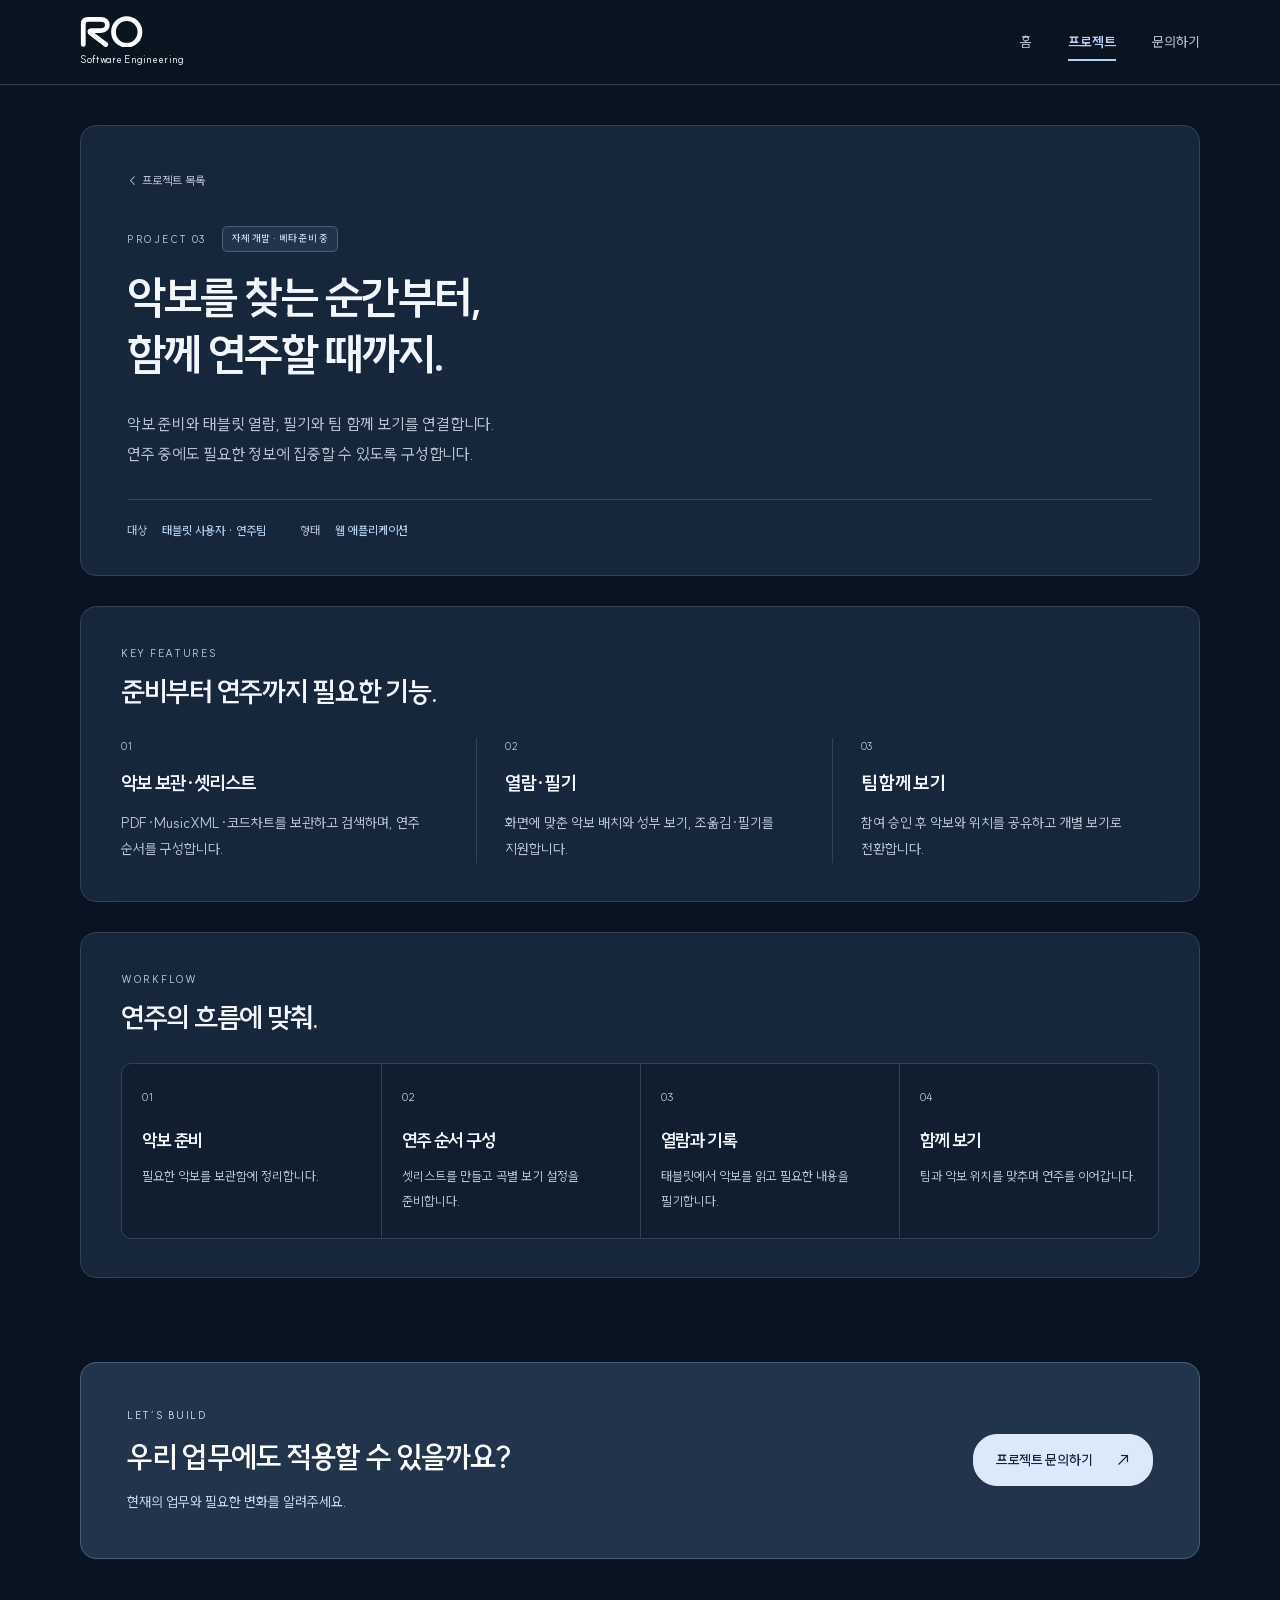
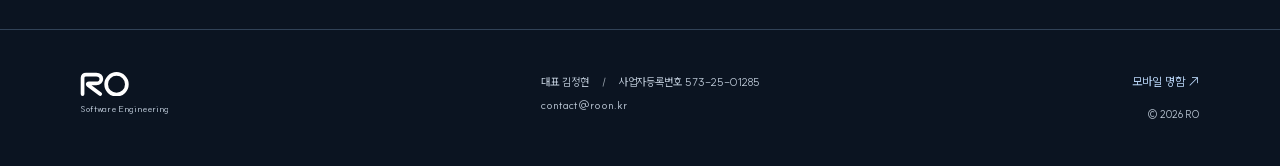
<file: score.html>
<!doctype html><html lang="ko">
<head><meta charset="utf-8">
<meta name="color-scheme" content="only light"><meta name="theme-color" content="#0b1421">
<meta http-equiv="Content-Security-Policy" content="default-src 'none'; script-src 'self'; style-src 'self'; img-src 'self'; font-src 'self'; connect-src 'none'; object-src 'none'; base-uri 'none'; form-action 'none'; frame-src 'none'">
<meta name="referrer" content="strict-origin-when-cross-origin"><meta name="viewport" content="width=device-width,initial-scale=1"><title>악보 관리·공유 서비스 | RO Software Engineering</title><meta name="description" content="RO는 업무 자동화, ERP 및 맞춤형 소프트웨어를 설계하고 개발합니다."><link rel="icon" href="assets/logo.svg" type="image/svg+xml"><link rel="stylesheet" href="style.css?v=20261127-b">
<link rel="canonical" href="https://roon.kr/score.html">
<meta property="og:type" content="website">
<meta property="og:site_name" content="RO(알오)">
<meta property="og:title" content="악보 관리·공유 서비스 | RO Software Engineering">
<meta property="og:description" content="RO는 업무 자동화, ERP 및 맞춤형 소프트웨어를 설계하고 개발합니다.">
<meta property="og:url" content="https://roon.kr/score.html">
<script src="motion.js?v=20261112" defer></script>
</head>

<body class="site-score navy-theme"><a class="skip" href="#main">본문으로 이동</a>
<header class="site-header"><div class="wrap head"><a class="brand" href="index.html#home" aria-label="RO 홈"><img src="assets/card-logo.svg" alt="RO" width="80" height="40"><span>Software Engineering</span></a><nav aria-label="주 메뉴"><a href="index.html#home">홈</a><a href="index.html#projects" aria-current="page">프로젝트</a><a href="index.html#contact">문의하기</a></nav></div></header>

<main id="main">
<section class="wrap detailhero"><a class="back" href="index.html#projects">← 프로젝트 목록</a><p class="eyebrow">PROJECT 03 <span class="tag">자체 개발 · 베타 준비 중</span></p><h1>악보를 찾는 순간부터,<br> 함께 연주할 때까지.</h1><p class="lead">악보 준비와 태블릿 열람, 필기와 팀 함께 보기를 연결합니다.<br> 연주 중에도 필요한 정보에 집중할 수 있도록 구성합니다.</p><div class="metadata"><span>대상 <b>태블릿 사용자 · 연주팀</b></span><span>형태 <b>웹 애플리케이션</b></span></div></section>

<section class="wrap content"><div class="sectionhead"><p class="eyebrow">KEY FEATURES</p><h2>준비부터 연주까지 필요한 기능.</h2></div><div class="steps"><article><span class="stepno">01</span><h3>악보 보관·셋리스트</h3><p>PDF·MusicXML·코드차트를 보관하고 검색하며, 연주 순서를 구성합니다.</p></article><article><span class="stepno">02</span><h3>열람·필기</h3><p>화면에 맞춘 악보 배치와 성부 보기, 조옮김·필기를 지원합니다.</p></article><article><span class="stepno">03</span><h3>팀 함께 보기</h3><p>참여 승인 후 악보와 위치를 공유하고 개별 보기로 전환합니다.</p></article></div></section>

<section class="wrap content"><div class="sectionhead"><p class="eyebrow">WORKFLOW</p><h2>연주의 흐름에 맞춰.</h2></div><div class="processline"><article><span class="processnum">01</span><h3>악보 준비</h3><p>필요한 악보를 보관함에 정리합니다.</p></article><article><span class="processnum">02</span><h3>연주 순서 구성</h3><p>셋리스트를 만들고 곡별 보기 설정을 준비합니다.</p></article><article><span class="processnum">03</span><h3>열람과 기록</h3><p>태블릿에서 악보를 읽고 필요한 내용을 필기합니다.</p></article><article><span class="processnum">04</span><h3>함께 보기</h3><p>팀과 악보 위치를 맞추며 연주를 이어갑니다.</p></article></div></section>

<section class="cta"><div class="wrap"><div><p class="eyebrow">LET’S BUILD</p><h2>우리 업무에도 적용할 수 있을까요?</h2><p>현재의 업무와 필요한 변화를 알려주세요.</p></div><a class="button light" href="index.html?project=맞춤형 애플리케이션 개발 문의#contact">프로젝트 문의하기 <span>↗</span></a></div></section>
</main>

<footer class="site-footer"><div class="wrap foot"><a class="footerbrand" href="index.html#home"><img src="assets/card-logo.svg" alt="RO" width="62" height="31"><span>Software Engineering</span></a><div class="foot-info">대표 김정현 <span class="sep">/</span> 사업자등록번호 573-25-01285<br> <a href="mailto:contact@roon.kr">contact@roon.kr</a></div><div class="foot-links"><a href="card.html">모바일 명함 ↗</a><small>© 2026 RO</small></div></div></footer>
</body>
</html>
</file>
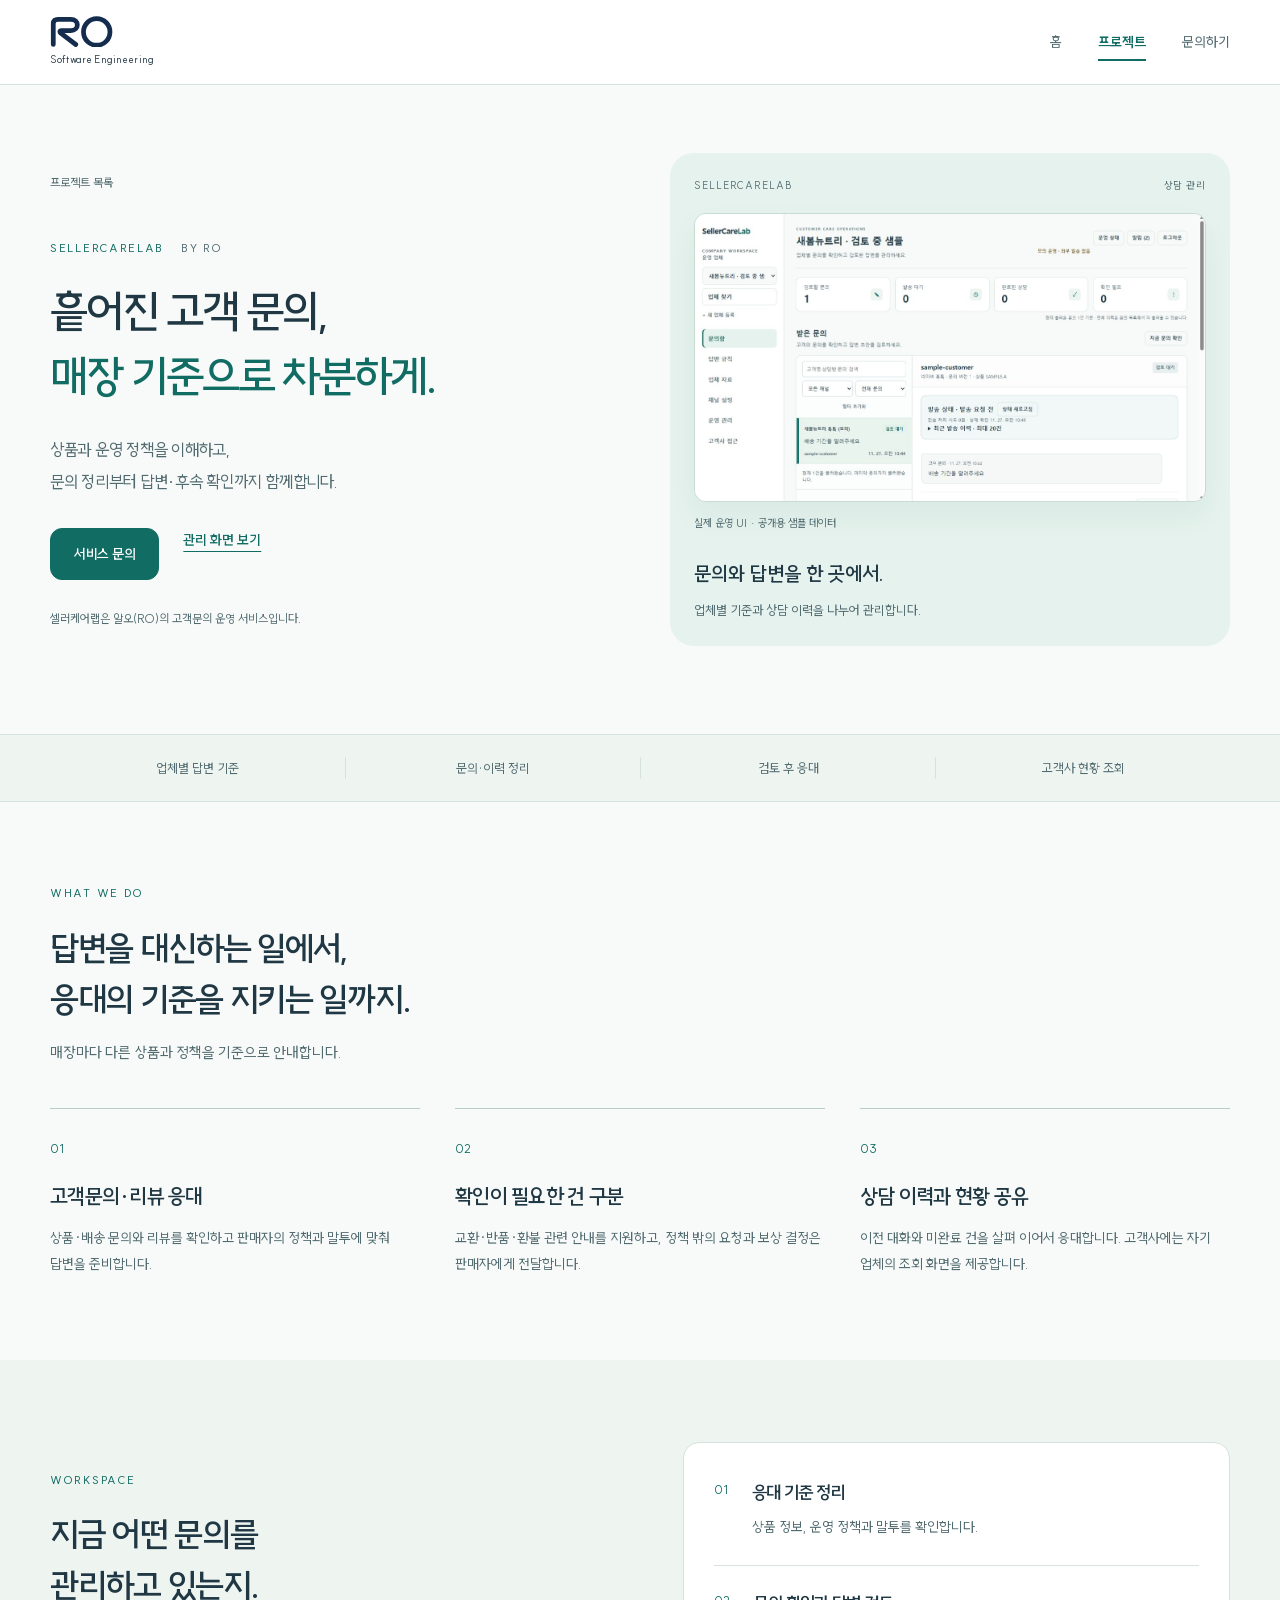
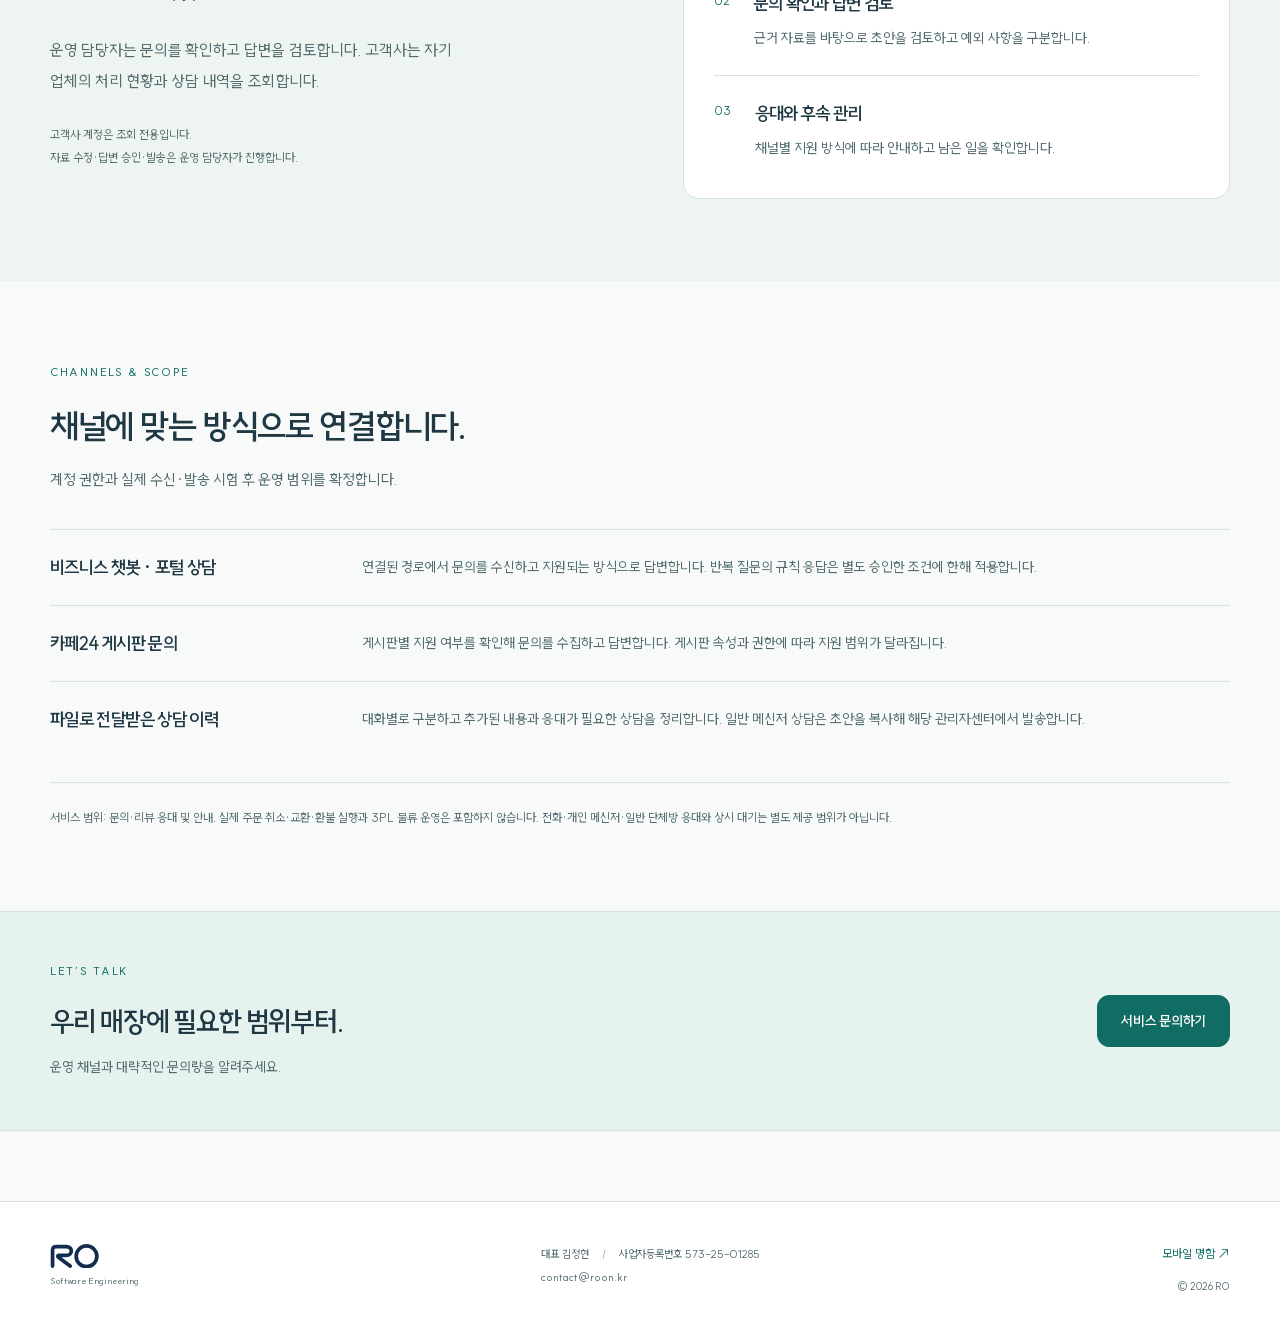
<file: seller.html>
<!doctype html><html lang="ko">
<head><meta charset="utf-8">
<meta name="color-scheme" content="only light"><meta name="theme-color" content="#f7faf8">
<meta http-equiv="Content-Security-Policy" content="default-src 'none'; script-src 'self'; style-src 'self'; img-src 'self'; font-src 'self'; connect-src 'none'; object-src 'none'; base-uri 'none'; form-action 'none'; frame-src 'none'">
<meta name="referrer" content="strict-origin-when-cross-origin"><meta name="viewport" content="width=device-width,initial-scale=1"><title>셀러케어랩 | RO Software Engineering</title><meta name="description" content="RO의 고객문의 운영 서비스 셀러케어랩. 매장의 정책에 맞춘 답변과 상담 이력 관리, 고객사 현황 조회를 지원합니다."><link rel="icon" href="assets/logo.svg" type="image/svg+xml"><link rel="stylesheet" href="style.css?v=20261127-b">
<link rel="stylesheet" href="seller.css?v=20261127-light">
<link rel="canonical" href="https://roon.kr/seller.html">
<meta property="og:type" content="website">
<meta property="og:site_name" content="RO(알오)">
<meta property="og:title" content="셀러케어랩 | RO Software Engineering">
<meta property="og:description" content="RO의 고객문의 운영 서비스 셀러케어랩. 매장의 정책에 맞춘 답변과 상담 이력 관리, 고객사 현황 조회를 지원합니다.">
<meta property="og:url" content="https://roon.kr/seller.html">
<script src="motion.js?v=20261112" defer></script>
</head>

<body class="site-seller seller-light"><a class="skip" href="#main">본문으로 이동</a>
<header class="site-header"><div class="wrap head"><a class="brand" href="index.html#home" aria-label="RO 홈"><img src="assets/card-logo.svg" alt="RO" width="80" height="40"><span>Software Engineering</span></a><nav aria-label="주 메뉴"><a href="index.html#home">홈</a><a href="index.html#projects" aria-current="page">프로젝트</a><a href="index.html#contact">문의하기</a></nav></div></header>

<main id="main">
<section class="wrap seller-hero">
<div class="seller-intro"><a class="back" href="index.html#projects">프로젝트 목록</a><p class="eyebrow">SELLERCARELAB <span class="seller-by">BY RO</span></p><h1>흩어진 고객 문의,<br><em>매장 기준으로 차분하게.</em></h1><p class="lead">상품과 운영 정책을 이해하고,<br>문의 정리부터 답변·후속 확인까지 함께합니다.</p><div class="actions"><a class="button" href="index.html?project=셀러케어랩 서비스 문의#contact">서비스 문의</a><a class="seller-link" href="#seller-workspace">관리 화면 보기</a></div><p class="seller-note">셀러케어랩은 알오(RO)의 고객문의 운영 서비스입니다.</p></div>
<figure class="seller-preview"><div class="seller-window"><span>SELLERCARELAB</span><span>상담 관리</span></div><a href="assets/sellercarelab-light.jpg" target="_blank" rel="noopener" aria-label="운영 화면 예시 크게 보기"><img src="assets/sellercarelab-light.jpg" width="1239" height="873" alt="공개용 샘플 데이터로 보는 셀러케어랩 상담 관리 화면"></a><figcaption>실제 운영 UI · 공개용 샘플 데이터</figcaption><div class="seller-caption"><b>문의와 답변을 한 곳에서.</b><p>업체별 기준과 상담 이력을 나누어 관리합니다.</p></div></figure>
</section>
<div class="seller-band"><div class="wrap"><span>업체별 답변 기준</span><span>문의·이력 정리</span><span>검토 후 응대</span><span>고객사 현황 조회</span></div></div>
<section class="wrap seller-section" id="seller-services"><div class="seller-section-head"><p class="eyebrow">WHAT WE DO</p><h2>답변을 대신하는 일에서,<br>응대의 기준을 지키는 일까지.</h2><p>매장마다 다른 상품과 정책을 기준으로 안내합니다.</p></div><div class="seller-services"><article><span>01</span><h3>고객문의·리뷰 응대</h3><p>상품·배송 문의와 리뷰를 확인하고 판매자의 정책과 말투에 맞춰 답변을 준비합니다.</p></article><article><span>02</span><h3>확인이 필요한 건 구분</h3><p>교환·반품·환불 관련 안내를 지원하고, 정책 밖의 요청과 보상 결정은 판매자에게 전달합니다.</p></article><article><span>03</span><h3>상담 이력과 현황 공유</h3><p>이전 대화와 미완료 건을 살펴 이어서 응대합니다. 고객사에는 자기 업체의 조회 화면을 제공합니다.</p></article></div></section>
<section class="seller-workspace" id="seller-workspace"><div class="wrap seller-section seller-work-grid"><div><p class="eyebrow">WORKSPACE</p><h2>지금 어떤 문의를<br>관리하고 있는지.</h2><p class="lead">운영 담당자는 문의를 확인하고 답변을 검토합니다. 고객사는 자기 업체의 처리 현황과 상담 내역을 조회합니다.</p><p class="seller-note">고객사 계정은 조회 전용입니다.<br>자료 수정·답변 승인·발송은 운영 담당자가 진행합니다.</p></div><div class="seller-process"><article><span>01</span><div><h3>응대 기준 정리</h3><p>상품 정보, 운영 정책과 말투를 확인합니다.</p></div></article><article><span>02</span><div><h3>문의 확인과 답변 검토</h3><p>근거 자료를 바탕으로 초안을 검토하고 예외 사항을 구분합니다.</p></div></article><article><span>03</span><div><h3>응대와 후속 관리</h3><p>채널별 지원 방식에 따라 안내하고 남은 일을 확인합니다.</p></div></article></div></div></section>
<section class="wrap seller-section"><div class="seller-section-head"><p class="eyebrow">CHANNELS & SCOPE</p><h2>채널에 맞는 방식으로 연결합니다.</h2><p>계정 권한과 실제 수신·발송 시험 후 운영 범위를 확정합니다.</p></div><div class="seller-channel-list"><article><h3>비즈니스 챗봇 · 포털 상담</h3><p>연결된 경로에서 문의를 수신하고 지원되는 방식으로 답변합니다. 반복 질문의 규칙 응답은 별도 승인한 조건에 한해 적용합니다.</p></article><article><h3>카페24 게시판 문의</h3><p>게시판별 지원 여부를 확인해 문의를 수집하고 답변합니다. 게시판 속성과 권한에 따라 지원 범위가 달라집니다.</p></article><article><h3>파일로 전달받은 상담 이력</h3><p>대화별로 구분하고 추가된 내용과 응대가 필요한 상담을 정리합니다. 일반 메신저 상담은 초안을 복사해 해당 관리자센터에서 발송합니다.</p></article></div><p class="serviceboundary">서비스 범위: 문의·리뷰 응대 및 안내. 실제 주문 취소·교환·환불 실행과 3PL 물류 운영은 포함하지 않습니다. 전화·개인 메신저·일반 단체방 응대와 상시 대기는 별도 제공 범위가 아닙니다.</p></section>
<section class="seller-contact"><div class="wrap"><div><p class="eyebrow">LET’S TALK</p><h2>우리 매장에 필요한 범위부터.</h2><p>운영 채널과 대략적인 문의량을 알려주세요.</p></div><a class="button" href="index.html?project=셀러케어랩 서비스 문의#contact">서비스 문의하기</a></div></section>
</main>

<footer class="site-footer"><div class="wrap foot"><a class="footerbrand" href="index.html#home"><img src="assets/card-logo.svg" alt="RO" width="62" height="31"><span>Software Engineering</span></a><div class="foot-info">대표 김정현 <span class="sep">/</span> 사업자등록번호 573-25-01285<br> <a href="mailto:contact@roon.kr">contact@roon.kr</a></div><div class="foot-links"><a href="card.html">모바일 명함 ↗</a><small>© 2026 RO</small></div></div></footer>
</body>
</html>
</file>
<file: style.css>
/* RO / Paper & Navy — shared marketing-page design system */
@font-face{font-family:SUITE;src:url('assets/SUITE-Variable.woff2') format('woff2');font-weight:300 900;font-display:swap}
:root{color-scheme:only light;--navy:#142d4e;--ink:#1d3048;--muted:#5d6977;--line:#d6d9dd;--paper:#fff;--pale:#eeedea;--bg:#f5f4f1;--radius:16px;--shadow:0 16px 36px #142d4e0a}
*{box-sizing:border-box}
html{scroll-behavior:smooth}
body{margin:0;background:var(--bg);color:var(--ink);font-family:SUITE,"Malgun Gothic","Apple SD Gothic Neo",system-ui,sans-serif;line-height:1.75;word-break:keep-all;-webkit-font-smoothing:antialiased}
a{color:inherit;text-decoration:none}
button,input,select{font:inherit}
button{cursor:pointer}
button,a,select,input{touch-action:manipulation}
a:focus-visible,button:focus-visible,input:focus-visible,select:focus-visible{outline:3px solid #427ab5;outline-offset:5px}
img{max-width:100%;display:block}
h1,h2,h3,p{margin:0}
p{color:var(--muted)}
p+p{margin-top:14px}
h1{font-size:clamp(36px,4.5vw,62px);line-height:1.28;letter-spacing:-.055em;font-weight:700}
h2{font-size:clamp(25px,2.7vw,34px);line-height:1.4;letter-spacing:-.045em;font-weight:650}
h3{font-size:20px;line-height:1.5;letter-spacing:-.035em}
.wrap{width:min(1120px,calc(100% - 80px));margin-inline:auto}
.site-header{border-bottom:1px solid #142d4e12}
.head{display:flex;justify-content:space-between;align-items:center;min-height:108px;gap:24px}
.brand img{width:64px;height:auto}
.brand span{display:block;font-size:10px;letter-spacing:.015em;margin-top:4px}
.head nav{display:flex;align-items:center;gap:36px}
.head nav a{display:flex;align-items:center;min-height:46px;font-size:14px;color:var(--muted);position:relative}
.head nav a:hover,.head nav a[aria-current]{color:var(--navy)}
.head nav a[aria-current]{font-weight:700}
.head nav a[aria-current]:after{content:"";height:2px;background:var(--navy);position:absolute;bottom:4px;left:0;right:0}
.skip{position:absolute;top:-100px;padding:12px 20px;background:var(--navy);color:#fff;z-index:10}
.skip:focus{top:0}
.eyebrow{font-size:10px;font-weight:600;letter-spacing:.17em;color:var(--muted);margin-bottom:20px;line-height:1.7}
.lead{font-size:17px;line-height:1.9;margin-top:24px;letter-spacing:-.015em}
.button{display:inline-flex;align-items:center;justify-content:center;gap:24px;min-height:52px;padding:13px 22px;border:1px solid var(--navy);border-radius:8px;background:var(--navy);color:#fff;font-size:14px;font-weight:600;line-height:1.6}
.button:hover{background:#294767}
.button.outline{color:var(--navy);background:transparent}
.button.outline:hover{background:#e9e9e7}
.button.light{background:#fff;border-color:#fff;color:var(--navy)}
.button.light:hover{background:#e7ebef}
.actions{display:flex;flex-wrap:wrap;gap:12px;margin-top:32px}
.homehero{display:grid;grid-template-columns:1.1fr 1fr;gap:70px;align-items:center;min-height:620px;padding-block:80px 95px}
.hero-copy h1{font-size:clamp(38px,4.2vw,57px)}
.homehero .lead{font-size:16px}
.hero-object{padding:20px 0 0}
.paper-stack{position:relative;isolation:isolate}
.paper-stack:before{content:"";position:absolute;inset:0 16px 8px;background:#203b5c;border:1px solid #36506f;border-radius:var(--radius);transform:translateY(-14px) rotate(-4deg);z-index:-1}
.identity-card{display:flex;flex-direction:column;justify-content:space-between;min-height:278px;padding:34px 32px 30px;gap:48px;border:1px solid #34495f;border-radius:var(--radius);background:var(--paper);box-shadow:0 18px 35px #142d4e19,0 2px 5px #142d4e08}
.identity-logo img{width:110px;height:auto}
.identity-logo p{font-size:14px;margin-top:6px;letter-spacing:-.025em;color:var(--navy)}
.identity-bottom{display:flex;align-items:center;gap:22px;font-size:12px}
.identity-bottom strong{font-size:23px;white-space:nowrap;letter-spacing:-.04em}
.identity-bottom span{border-left:1px solid var(--line);padding-left:22px;color:var(--muted);line-height:1.9}
.object-caption{font-size:11px;text-align:center;margin-top:26px;letter-spacing:.025em}
.services{padding-block:0 12px}
.sectionhead{margin-bottom:26px}
.sectionhead .eyebrow{margin-bottom:10px}
.service-heading{display:flex;justify-content:space-between;align-items:end;gap:25px;margin-bottom:30px}
.service-heading>p{font-size:13px}
.service-grid{display:grid;grid-template-columns:repeat(3,1fr);gap:22px}
.service-card{display:flex;flex-direction:column;align-items:start;padding:30px 28px 24px;border:1px solid var(--line);border-radius:var(--radius);background:var(--paper);box-shadow:var(--shadow)}
.service-card:hover{border-color:#8e9cab;transform:translateY(-3px)}
.stepno{display:block;font-size:10px;letter-spacing:.08em;color:var(--muted);margin-bottom:22px}
.service-card h3{font-size:26px;line-height:1.45;letter-spacing:-.04em}
.service-card p{font-size:14px;margin-top:18px;line-height:1.9}
.service-link{display:flex;justify-content:space-between;width:100%;border-top:1px solid var(--line);padding-top:18px;margin-top:28px;font-size:12px}
.cta{width:min(1120px,calc(100% - 80px));margin:84px auto 0;background:var(--navy);border-radius:var(--radius);box-shadow:var(--shadow)}
.cta .wrap{width:100%;padding:44px 46px;display:flex;align-items:center;justify-content:space-between;gap:32px}
.cta h2{font-size:30px;color:#fff}
.cta p{color:#c2cedb;font-size:14px;margin-top:12px}
.cta .eyebrow{color:#c2cedb;font-size:10px;margin:0 0 12px}
.cta .button{flex-shrink:0}
.site-footer{margin-top:70px;border-top:1px solid var(--line)}
.foot{display:flex;justify-content:space-between;align-items:center;gap:30px;padding-block:35px 42px;font-size:11px;color:var(--muted)}
.footerbrand img{width:50px;height:auto}
.footerbrand span{display:block;margin-top:5px;font-size:9px}
.foot-info{line-height:2.1}
.foot-info a:hover,.foot-links a:hover{text-decoration:underline;text-underline-offset:3px}
.sep{padding:0 10px;color:#9aa4ae}
.foot-links{display:flex;flex-direction:column;align-items:end;gap:8px}
.foot-links a{font-size:12px;color:var(--navy);padding-block:6px}
.foot-links small{font-size:10px}
.pagehero{padding-block:68px 46px}
.pagehero h1{font-size:clamp(38px,4.4vw,56px)}
.projectsgrid{display:grid;grid-template-columns:1fr 1fr;gap:28px}
.projectcard{border:1px solid var(--line);border-radius:var(--radius);overflow:hidden;background:var(--paper);box-shadow:var(--shadow)}
.preview{display:flex;align-items:center;justify-content:center;height:310px;padding:30px;background:#eae9e6;overflow:hidden;border-bottom:1px solid var(--line)}
.preview.filepreview{position:relative;padding:22px 22px 56px}
.filepreview img{width:100%;height:100%;object-fit:contain;object-position:center;background:#fff;border:1px solid #cdd2d8;border-radius:5px;box-shadow:0 8px 20px #142d4e12}
.filepreview:hover img{transform:translateY(-3px)}
.previewcaption{position:absolute;left:22px;right:22px;bottom:15px;display:flex;justify-content:space-between;align-items:center;gap:10px;font-size:10px;color:var(--muted)}
.previewcaption strong{font-weight:600;font-size:11px;white-space:nowrap;color:var(--navy)}
.cardbody{padding:30px 32px 32px}
.tag{display:inline-block;padding:4px 9px;border:1px solid #d8dde2;border-radius:5px;background:#f8f8f7;color:#516174;font-size:10px;font-weight:500;letter-spacing:0;line-height:1.6;vertical-align:middle}
.cardbody h2{margin-top:20px;font-size:26px;line-height:1.45}
.cardbody h3{font-size:14px;font-weight:600;margin-top:16px}
.cardbody p{font-size:14px;line-height:1.85;margin-top:10px;min-height:52px}
.textlink{display:inline-flex;gap:30px;margin-top:24px;font-size:13px;color:var(--navy);font-weight:600;min-height:32px;align-items:center}
.textlink:hover{text-decoration:underline;text-underline-offset:4px}
.scoreart{width:75%;height:262px;border:10px solid #203044;border-radius:14px;overflow:hidden;position:relative;box-shadow:0 12px 25px #142d4e1c;background:#fff}
.scoreart img{height:100%;width:100%;object-fit:cover;object-position:top}
.scoreart span{position:absolute;bottom:10px;right:10px;font-size:10px;background:#fff;padding:3px 7px;border-radius:3px}
.flowart{width:100%}
.flowart>.eyebrow{font-size:10px;margin-bottom:22px}
.flowart>div{display:flex;align-items:center;gap:10px;margin:12px 0}
.flowart div span{flex:1;border:1px solid #bdc7d2;border-radius:6px;background:#fff;font-size:12px;text-align:center;padding:16px 5px}
.flowart i{font-style:normal;color:#758395}
.flowart>p:last-child{font-size:11px;text-align:center;margin-top:22px}
.detailhero{margin-top:40px;padding:38px 46px 34px;background:var(--paper);border:1px solid var(--line);border-radius:var(--radius);box-shadow:var(--shadow)}
.back{display:inline-flex;font-size:12px;color:var(--muted);min-height:32px;align-items:center;margin-bottom:30px}
.back:hover{color:var(--navy)}
.detailhero .eyebrow{display:flex;align-items:center;gap:16px;flex-wrap:wrap;margin-bottom:18px}
.detailhero h1{font-size:clamp(32px,3.5vw,46px)}
.detailhero .lead{font-size:16px;max-width:850px}
.metadata{border-top:1px solid var(--line);padding-top:20px;margin-top:30px;display:flex;gap:34px;flex-wrap:wrap;font-size:12px;color:var(--muted)}
.metadata b{font-weight:500;color:var(--navy);margin-left:12px}
.content{padding:38px 40px;margin-top:30px;background:var(--paper);border:1px solid var(--line);border-radius:var(--radius);box-shadow:var(--shadow)}
.content .sectionhead h2{font-size:28px}
.steps{display:grid;grid-template-columns:repeat(3,1fr);gap:28px}
.steps article+article{border-left:1px solid var(--line);padding-left:28px}
.steps .stepno{margin-bottom:14px}
.steps h3{font-size:19px}
.steps p{font-size:14px;line-height:1.9;margin-top:12px}
.processline{display:grid;grid-template-columns:repeat(4,1fr);gap:0;border:1px solid var(--line);border-radius:10px;background:#f7f7f5;margin-top:24px;overflow:hidden}
.processline article{padding:24px 20px}
.processline article+article{border-left:1px solid var(--line)}
.processnum{display:block;font-size:11px;color:var(--muted);margin-bottom:20px;font-variant-numeric:tabular-nums}
.processline h3{font-size:18px}
.processline p{font-size:13px;margin-top:10px;line-height:1.9}
.industryintro{font-size:15px;margin:16px 0 26px;max-width:840px;line-height:1.9}
.industrynames{display:grid;grid-template-columns:repeat(4,1fr);gap:12px}
.industrynames span{display:flex;align-items:center;justify-content:center;min-height:76px;padding:16px 12px;border:1px solid var(--line);border-radius:8px;background:#f8f8f6;font-size:16px;font-weight:500;text-align:center}
.industrylist{border-top:1px solid var(--line)}
.industrylist article{display:grid;grid-template-columns:220px 1fr;gap:30px;padding:22px 0;border-bottom:1px solid var(--line)}
.industrylist h3{font-size:17px}
.industrylist p{font-size:14px;line-height:1.9}
.serviceboundary{font-size:12px;line-height:1.9;margin-top:24px;color:var(--muted)}
.content .serviceboundary{border-top:1px solid var(--line);padding-top:22px}
.contactgrid{display:grid;grid-template-columns:1.1fr 1fr;gap:36px;align-items:start;padding-top:8px;padding-bottom:30px}
.contact-card{position:relative;isolation:isolate;background:var(--paper);border:1px solid #34495f;border-radius:var(--radius);padding:38px;box-shadow:0 14px 30px #142d4e10}
.contact-card:before{content:"";position:absolute;z-index:-1;left:13px;right:13px;top:-13px;height:14px;background:#203b5c;border:1px solid #36506f;border-bottom:0;border-radius:12px 12px 0 0;transform:rotate(-1.5deg);transform-origin:right bottom}
.contact-card .eyebrow{margin-bottom:18px}
.contact-card h2{font-size:25px}
.email{display:block;font-size:clamp(25px,3vw,35px);letter-spacing:-.04em;font-weight:600;color:var(--navy);margin-top:20px;overflow-wrap:anywhere;word-break:normal}
.contactgrid .actions{gap:10px;margin-top:26px}
.contactgrid .button{font-size:13px;padding:12px 17px}
.fine{font-size:11px;color:var(--muted);line-height:1.8}
.contactgrid .fine{margin-top:16px}
.contactperson{display:flex;align-items:center;justify-content:space-between;gap:16px;border-top:1px solid var(--line);margin-top:30px;padding-top:20px;font-size:13px}
.contactperson a{font-size:11px;min-height:32px;display:flex;align-items:center}
.contactperson a:hover{text-decoration:underline;text-underline-offset:4px}
.contactgrid aside{padding:32px 34px;background:var(--paper);border:1px solid var(--line);border-radius:var(--radius)}
.contactgrid aside h3{font-size:18px}
.contactgrid ol{margin:16px 0 0;padding-left:20px}
.contactgrid li{padding:16px 0 16px 8px;border-bottom:1px solid var(--line);font-size:14px}
.contactgrid li:last-child{border:0;padding-bottom:0}
.contactgrid li::marker{font-size:12px;color:var(--muted)}
.contactgrid li p{font-size:12px;margin-top:6px}
.contactsteps{display:flex;justify-content:space-between;align-items:center;gap:20px;border-top:1px solid var(--line);padding-block:28px 10px;font-size:13px}
.contactsteps span{color:#8b99a7}
.sr{position:absolute;width:1px;height:1px;overflow:hidden;clip:rect(0,0,0,0)}
@media(max-width:1000px){.homehero{gap:38px;min-height:550px}.hero-copy h1{font-size:44px}.identity-card{padding:28px;min-height:250px}.identity-bottom{gap:16px}.identity-bottom strong{font-size:20px}.identity-bottom span{padding-left:16px;font-size:11px}.service-card{padding:25px 22px}.service-card h3{font-size:23px}.service-card p br{display:none}.service-heading{align-items:start;flex-direction:column;gap:12px}.processline{grid-template-columns:1fr 1fr}.processline article:nth-child(3){border-left:0}.processline article:nth-child(n+3){border-top:1px solid var(--line)}.contactgrid{gap:26px}.contact-card{padding:28px}.contactgrid aside{padding:28px}}
@media(max-width:760px){.wrap{width:calc(100% - 40px)}.head{min-height:90px}.head nav{gap:23px}.brand img{width:58px}.brand span{font-size:9px}.head nav a{font-size:13px}.homehero{grid-template-columns:1fr;padding-block:55px 60px;gap:58px}.hero-copy h1{font-size:46px}.hero-object{max-width:470px;width:100%;margin:auto;padding:0 10px}.identity-card{min-height:250px;padding:30px}.identity-bottom strong{font-size:24px}.identity-bottom span{font-size:12px}.service-grid{grid-template-columns:1fr;gap:18px}.service-card{padding:28px}.service-card h3 br{display:none}.service-card h3{font-size:25px}.service-card .stepno{margin-bottom:14px}.service-card p{margin-top:12px}.service-card p br{display:block}.service-link{margin-top:22px}.cta{width:calc(100% - 40px);margin-top:54px}.cta .wrap{padding:32px;align-items:start;flex-direction:column;gap:26px}.cta h2{font-size:28px}.site-footer{margin-top:48px}.foot{flex-wrap:wrap;align-items:start;gap:24px}.foot-info{margin-left:auto}.foot-links{width:100%;flex-direction:row;justify-content:space-between;align-items:center;border-top:1px solid var(--line);padding-top:16px}.pagehero{padding-block:48px 36px}.pagehero h1{font-size:43px}.pagehero .lead{font-size:16px}.projectsgrid{gap:22px}.cardbody{padding:24px}.cardbody h2{font-size:23px}.preview{height:260px;padding:18px}.preview.filepreview{height:265px;padding:15px 15px 62px}.previewcaption{left:15px;right:15px;bottom:12px;flex-direction:column;gap:3px;align-items:start}.scoreart{height:230px;width:88%}.flowart div span{font-size:10px;padding:15px 4px}.flowart>div{gap:5px}.detailhero{padding:28px;margin-top:28px}.detailhero h1{font-size:36px}.detailhero .lead br{display:none}.metadata{gap:12px 24px}.content{padding:28px}.content .sectionhead h2{font-size:26px}.steps{grid-template-columns:1fr;gap:22px}.steps article+article{border-left:0;border-top:1px solid var(--line);padding:22px 0 0}.industrynames{grid-template-columns:repeat(3,1fr)}.industrynames span{font-size:14px;min-height:70px}.industrylist article{grid-template-columns:1fr;gap:8px}.contactgrid{grid-template-columns:1fr;gap:28px;padding-top:15px}.contact-card{padding:32px}.email{font-size:32px}.contactgrid aside{padding:30px}.contactsteps{font-size:12px;gap:12px}.foot .sep{padding:0 6px}}
@media(max-width:540px){.head nav{gap:18px}.head nav a{font-size:12px}.brand span{font-size:8px}.brand img{width:52px}.homehero{padding-top:42px}.hero-copy h1{font-size:38px}.homehero .lead{font-size:15px}.lead br{display:none}.eyebrow{font-size:9px;letter-spacing:.12em}.button{font-size:13px;padding:12px 18px;gap:20px}.homehero .actions{margin-top:27px}.identity-card{min-height:220px;padding:26px 24px;gap:32px;border-radius:13px}.identity-logo img{width:96px}.identity-logo p{font-size:12px}.identity-bottom{gap:18px}.identity-bottom strong{font-size:22px}.identity-bottom span{padding-left:18px;font-size:11px}.object-caption{font-size:10px;margin-top:22px}.service-heading h2{font-size:26px}.service-heading>p{font-size:12px}.service-card{padding:26px}.cta .wrap{padding:28px}.cta h2{font-size:26px}.foot{flex-direction:column;gap:20px;padding-block:28px}.foot-info{margin:0;font-size:10px}.foot-links{flex-direction:row}.pagehero h1{font-size:36px}.projectsgrid{grid-template-columns:1fr}.preview.filepreview{height:285px;padding-bottom:52px}.previewcaption{flex-direction:row;align-items:center;gap:8px}.previewcaption span{font-size:9px}.previewcaption strong{font-size:10px}.cardbody{padding:26px}.cardbody h2{font-size:25px}.cardbody p{min-height:0}.preview{height:275px}.scoreart{width:75%;height:240px}.flowart div span{font-size:11px}.flowart>div{gap:8px}.detailhero{padding:24px}.detailhero h1{font-size:30px;line-height:1.4}.detailhero h1 br{display:none}.back{margin-bottom:24px}.detailhero .eyebrow{gap:10px;letter-spacing:.1em}.detailhero .lead{font-size:14px;line-height:1.9}.metadata{flex-direction:column;font-size:11px;margin-top:24px;padding-top:18px;gap:10px}.content{padding:25px 22px;margin-top:22px}.content .sectionhead h2{font-size:24px}.industryintro{font-size:14px}.industrynames{grid-template-columns:1fr 1fr;gap:9px}.industrynames span{font-size:13px;min-height:65px;padding:14px 7px}.processline{grid-template-columns:1fr}.processline article{padding:22px}.processline article+article{border-left:0;border-top:1px solid var(--line)}.processnum{margin-bottom:10px}.processline h3{font-size:18px}.processline p{margin-top:8px}.serviceboundary{font-size:11px}.contact-card{padding:28px 24px}.contactgrid .email{font-size:29px}.contactgrid .actions{flex-direction:column;align-items:stretch}.contactgrid .fine{font-size:10px}.contactgrid aside{padding:26px}.contactgrid aside h3{font-size:17px}.contactperson{font-size:12px;gap:10px}.contactperson a{font-size:10px}.contactsteps{flex-direction:column;align-items:start;gap:8px}.contactsteps span{transform:rotate(90deg);align-self:center}.site-contact .pagehero{padding-bottom:32px}}
@media(max-width:360px){.wrap,.cta{width:calc(100% - 32px)}.head{gap:12px}.head nav{gap:14px}.brand span{font-size:7px}.hero-copy h1{font-size:34px}.homehero .lead{font-size:14px}.identity-card{padding:23px 20px;min-height:205px}.identity-bottom{gap:12px}.identity-bottom strong{font-size:20px}.identity-bottom span{padding-left:12px;font-size:10px}.identity-logo p{font-size:11px}.identity-logo img{width:86px}.pagehero h1{font-size:33px}.detailhero{padding:22px}.detailhero h1{font-size:28px}.content{padding:23px 20px}.previewcaption{flex-direction:column;align-items:start;gap:1px}.contact-card{padding:25px 20px}.contactgrid .email{font-size:26px}}
@media(prefers-reduced-motion:no-preference){.button,.service-card,.filepreview img{transition:background-color .16s ease,border-color .16s ease,transform .16s ease}}
@media(prefers-reduced-motion:reduce){html{scroll-behavior:auto}}

/* One-time entrances and tactile feedback; no hidden pre-animation state. */
@keyframes ro-enter{from{opacity:0;transform:translate3d(0,20px,0)}to{opacity:1;transform:translate3d(0,0,0)}}
@keyframes ro-paper-settle{from{transform:translateY(-5px) rotate(-1deg)}to{transform:translateY(-14px) rotate(-4deg)}}
@media(prefers-reduced-motion:no-preference){
  .motion-enter{animation:ro-enter .72s cubic-bezier(.2,.7,.2,1) backwards}
  .motion-delay-1{animation-delay:.08s}.motion-delay-2{animation-delay:.16s}.motion-delay-3{animation-delay:.24s}
  .hero-object.motion-enter .paper-stack:before{animation:ro-paper-settle 1.1s .25s cubic-bezier(.2,.7,.2,1) backwards}
  .button,.service-card,.identity-card,.projectcard,.filepreview img{transition:transform .28s cubic-bezier(.2,.7,.2,1),box-shadow .28s ease,border-color .28s ease,background-color .2s ease}
  .button span,.service-link span,.textlink{transition:transform .25s ease}
  .head nav a:not([aria-current]):after{content:"";position:absolute;bottom:4px;left:0;right:0;height:2px;background:var(--navy);transform:scaleX(0);transform-origin:left;transition:transform .25s ease}
  .head nav a:focus-visible:after{transform:scaleX(1)}
  .button:active{transform:scale(.98)}
}
@media(hover:hover) and (pointer:fine) and (prefers-reduced-motion:no-preference){
  .button:hover{transform:translateY(-2px);box-shadow:0 6px 15px #142d4e14}
  .button:hover span,.service-card:hover .service-link span{transform:translate(2px,-2px)}
  .identity-card:hover{transform:translateY(-5px) rotate(.6deg);box-shadow:0 24px 40px #142d4e20}
  .service-card:hover,.projectcard:hover{transform:translateY(-4px);box-shadow:0 16px 32px #142d4e13}
  .filepreview:hover img{transform:translateY(-3px) scale(1.015)}
  .head nav a:hover:after{transform:scaleX(1)}
}
@media(hover:none){.service-card:hover,.filepreview:hover img{transform:none}}
@media(prefers-reduced-motion:reduce){
  .motion-enter,.hero-object .paper-stack:before{animation:none}
  .service-card:hover,.filepreview:hover img{transform:none}
}

/* One-page story: fixed index, pinned project stack, scroll-linked imagery. */
.site-header{position:sticky;top:0;z-index:30;background:#f5f4f1f5;backdrop-filter:blur(16px)}
.head{min-height:84px}
.skip{position:fixed;z-index:40}
.one-page #home,.one-page #projects,.one-page #contact,.one-page .project-scene{scroll-margin-top:104px}
.home-section{min-height:calc(100svh - 84px);display:flex;flex-direction:column;position:relative}
.one-page .homehero{flex:1;width:min(1200px,calc(100% - 100px));min-height:590px;padding-block:100px 90px;gap:80px}
.one-page .hero-copy h1{font-size:clamp(42px,4.7vw,68px);line-height:1.24}
.one-page .homehero .lead{max-width:410px;font-size:16px}
.one-page .identity-card{min-height:310px;padding:40px}
.one-page .identity-logo img{width:130px}
.one-page .identity-bottom strong{font-size:27px}
.one-page .hero-object{padding:0}
.home-bottom{display:flex;align-items:center;justify-content:space-between;gap:24px;border-top:1px solid var(--line);padding-block:25px 32px}
.home-capabilities{display:flex;gap:26px;flex-wrap:wrap;font-size:11px;color:var(--muted)}
.scroll-cue{display:flex;align-items:center;gap:25px;font-size:11px;min-height:40px}
.scroll-cue span{font-size:20px}
.projects-section{background:#e9ecef;border-block:1px solid #d9dfe5;padding-block:100px 130px}
.projects-layout{display:grid;grid-template-columns:300px minmax(0,1fr);gap:62px;align-items:start}
.projects-intro{position:sticky;top:135px;padding-top:8px}
.projects-intro h2{font-size:36px;line-height:1.45;letter-spacing:-.055em}
.projects-intro>p:not(.eyebrow){font-size:14px;line-height:1.9;margin-top:24px}
.project-index{margin-top:40px;border-top:1px solid #c9d2db}
.project-index a{display:flex;align-items:center;gap:14px;padding:16px 0;border-bottom:1px solid #c9d2db;font-size:10px;color:var(--muted)}
.project-index a span{flex:1;font-size:13px;color:var(--ink)}
.project-index a:hover span{text-decoration:underline;text-underline-offset:5px}
.projects-intro .projects-note{font-size:10px;margin-top:24px}
.project-stack{min-width:0;padding-bottom:10px}
.project-anchor{display:block;scroll-margin-top:110px}
.one-page .project-scene{margin-bottom:100px}
.one-page .project-scene:last-child{margin-bottom:0}
.one-page .project-scene:has(:focus-visible){z-index:5}
.one-page .project-scene{position:sticky;top:110px;box-shadow:0 20px 50px #142d4e15;border-color:#c5cdd6;isolation:isolate}
.one-page .project-scene:hover{transform:none}
.one-page .project-scene .preview{height:300px}
.one-page .project-scene .filepreview{padding:24px 30px 50px;background:#dce2e8}
.one-page .project-scene:nth-of-type(2) .preview{background:#e2e8e4}
.one-page .project-scene:nth-of-type(3) .preview{background:#e8e3dc}
.one-page .project-scene:nth-of-type(4) .preview{background:#dce4ec}
.one-page .project-scene .filepreview img{box-shadow:0 8px 24px #142d4e17}
.one-page .project-scene .cardbody{position:relative;padding:30px 34px 32px}
.project-number{position:absolute;right:32px;top:34px;font-size:10px;color:var(--muted);letter-spacing:.08em}
.one-page .project-scene h3{font-size:28px;line-height:1.4;margin-top:20px;letter-spacing:-.04em}
.one-page .project-scene h4{font-size:13px;margin:15px 0 0;font-weight:600}
.one-page .project-scene .cardbody p{min-height:0;font-size:13px;margin-top:8px}
.one-page .project-scene .textlink{margin-top:20px}
.one-page .project-scene .scoreart{width:62%;height:252px}
.one-page .project-scene .flowart{max-width:470px}
.contact-section{position:relative;isolation:isolate;padding-block:105px 65px;background:#f5f4f1;overflow:hidden}
.contact-heading{position:relative;margin-bottom:55px}
.contact-heading h2{font-size:clamp(38px,4.4vw,60px);line-height:1.3;letter-spacing:-.05em}
.contact-heading .lead{font-size:16px}
.contact-watermark{position:absolute;right:-55px;top:80px;width:500px;opacity:.035;z-index:-1;pointer-events:none}
.one-page .contactgrid{grid-template-columns:1.1fr 1fr;padding-top:8px}
.one-page .site-footer{margin-top:0}
@media(min-width:901px) and (max-height:800px){
  .projects-intro h2{font-size:30px}
  .projects-intro>p:not(.eyebrow){margin-top:16px}
  .projects-intro .projects-note{display:none}
  .project-index{margin-top:24px}
  .project-index a{padding-block:12px}
  .one-page .project-scene .preview{height:230px}
  .one-page .project-scene .scoreart{height:200px}
  .one-page .project-scene .cardbody{padding:24px 30px}
  .one-page .project-scene h3{font-size:25px;margin-top:12px}
  .one-page .project-scene .textlink{margin-top:12px}
}
@media(max-width:1100px){
  .one-page .homehero{gap:42px;width:calc(100% - 80px)}
  .one-page .identity-card{padding:30px;min-height:275px}
  .projects-layout{grid-template-columns:240px minmax(0,1fr);gap:35px}
  .projects-intro h2{font-size:30px}
  .one-page .project-scene h3{font-size:25px}
}
@media(max-width:900px){
  .projects-layout{grid-template-columns:1fr;gap:40px}
  .projects-intro{position:static}
  .projects-intro h2{font-size:37px}
  .project-index{display:grid;grid-template-columns:1fr 1fr;gap:0 30px;margin-top:28px}
  .projects-intro .projects-note{display:none}
  .project-stack{max-width:680px;width:100%;margin-inline:auto}
  .one-page .project-scene{margin-bottom:32px}
  .one-page .project-scene{position:relative;top:auto}
  .projects-section{padding-block:65px 75px}
  .one-page .project-scene .preview{height:340px}
}
@media(max-width:760px){
  .head{min-height:78px}
  .one-page #home,.one-page #projects,.one-page #contact,.one-page .project-scene{scroll-margin-top:94px}
  .home-section{min-height:calc(100svh - 78px)}
  .one-page .homehero{width:calc(100% - 40px);min-height:auto;gap:60px;padding-block:55px 55px}
  .one-page .hero-copy h1{font-size:46px}
  .one-page .hero-object{padding:0 12px;max-width:450px}
  .one-page .identity-card{min-height:250px;padding:30px}
  .one-page .identity-logo img{width:110px}
  .one-page .identity-bottom strong{font-size:24px}
  .home-bottom{align-items:start;flex-direction:column;gap:12px;padding-block:22px}
  .home-capabilities{gap:10px 20px;font-size:10px}
  .scroll-cue{align-self:flex-end;font-size:10px}
  .one-page .contactgrid{grid-template-columns:1fr}
  .contact-section{padding-block:65px 45px}
  .contact-heading{margin-bottom:45px}
  .contact-watermark{width:310px;right:-50px;top:90px}
}
@media(max-width:540px){
  .one-page .homehero{padding-block:44px 42px;gap:48px}
  .one-page .hero-copy h1{font-size:39px}
  .one-page .homehero .lead{font-size:14px}
  .one-page .identity-card{min-height:220px;padding:26px 24px}
  .one-page .identity-logo img{width:96px}
  .one-page .identity-bottom strong{font-size:22px}
  .projects-intro h2{font-size:33px}
  .projects-intro>p:not(.eyebrow){font-size:13px}
  .project-index{gap:0 18px}
  .project-index a{gap:8px;font-size:9px}
  .project-index a span{font-size:11px}
  .one-page .project-scene .preview{height:250px}
  .one-page .project-scene .filepreview{padding:20px 20px 50px}
  .one-page .project-scene .scoreart{height:215px;width:75%}
  .one-page .project-scene .cardbody{padding:25px}
  .one-page .project-scene h3{font-size:25px}
  .project-number{top:30px;right:25px;font-size:9px}
  .contact-heading h2{font-size:36px}
  .contact-heading .lead{font-size:14px}
}
@media(max-width:360px){
  .one-page .homehero{width:calc(100% - 32px)}
  .one-page .hero-copy h1{font-size:34px}
  .one-page .identity-card{padding:23px 20px;min-height:205px}
  .one-page .identity-bottom strong{font-size:20px}
  .projects-intro h2{font-size:29px}
  .project-index{grid-template-columns:1fr}
  .one-page .project-scene h3{font-size:22px}
  .one-page .project-scene .tag{max-width:180px;font-size:9px}
}
/* A short viewport or motion opt-out keeps every card in normal document flow. */
@media(max-height:680px),(prefers-reduced-motion:reduce){
  .one-page .project-scene,.projects-intro{position:relative;top:auto}
}
@media print{
  .site-header,.one-page .project-scene,.projects-intro{position:static}
  .one-page .hero-object,.project-visual img{transform:none!important}
  .project-stack{gap:24px}.one-page .project-scene{break-inside:avoid}
}
/* Projects: one horizontal slide, user-controlled; no stacked scroll scenes. */
.one-page .projects-intro{position:relative;top:auto}
.project-gallery{min-width:0;max-width:100%}
.one-page .project-gallery .project-stack{display:flex;gap:20px;position:relative;overflow-x:auto;overflow-y:hidden;scroll-snap-type:x mandatory;overscroll-behavior-x:contain;scroll-behavior:smooth;padding:0;max-width:none;margin:0;width:100%;border-radius:var(--radius);scrollbar-width:none}
.one-page .project-gallery .project-scene{position:relative;top:auto;flex:0 0 100%;width:100%;min-width:0;margin:0;scroll-snap-align:start;scroll-snap-stop:always;box-shadow:none}
.one-page .project-gallery .project-scene:focus-within{z-index:auto}
.one-page .project-gallery .project-scene .preview{height:300px}
.project-index button{display:flex;align-items:center;gap:14px;padding:16px 0;border:0;border-bottom:1px solid #c9d2db;background:transparent;width:100%;text-align:left;font-size:10px;color:var(--muted)}
.project-index button span{flex:1;font-size:13px;color:var(--ink)}
.project-index button[aria-pressed=true]{color:var(--navy);border-bottom-color:var(--navy);font-weight:700}
.project-index button:hover span{text-decoration:underline;text-underline-offset:5px}
.carousel-controls{display:flex;align-items:center;justify-content:space-between;gap:20px;padding-top:22px}
.carousel-controls[hidden],.project-index[hidden]{display:none}
.carousel-hint{font-size:11px}
.carousel-navigation{display:flex;align-items:center;gap:20px}
.carousel-navigation button{width:48px;height:48px;border:1px solid #a8b5c3;border-radius:50%;background:transparent;color:var(--navy);font-size:24px;line-height:1}
.carousel-navigation button:hover:not(:disabled){background:var(--navy);color:#fff}
.carousel-navigation button:disabled{opacity:.3;cursor:default}
#project-status{font-size:12px;font-variant-numeric:tabular-nums;letter-spacing:.1em;min-width:54px;text-align:center}
@media(max-width:900px){.project-gallery{width:100%;max-width:680px;margin-inline:auto}}
@media(max-width:540px){
  .one-page .project-gallery .project-scene .preview{height:250px}
  .project-index button{gap:8px;font-size:9px;padding-block:14px}
  .project-index button span{font-size:11px}
  .carousel-hint{font-size:10px}.carousel-navigation{gap:14px}
  .carousel-controls{gap:12px;padding-top:18px}
}
@media(prefers-reduced-motion:reduce){.one-page .project-gallery .project-stack{scroll-behavior:auto}}
@media print{
  .one-page .project-gallery .project-stack{display:block;overflow:visible}
  .one-page .project-gallery .project-scene{margin-bottom:24px}
  .carousel-controls,.project-index{display:none}
}

.one-page .project-gallery .project-stack::-webkit-scrollbar{display:none}

/* Fixed navy presentation; independent of the visitor's OS color preference. */
.navy-theme{--bg:#0b1421;--paper:#16263b;--ink:#f3f6fa;--muted:#b8c4d2;--navy:#b6d2f3;--line:#314257;background:var(--bg);color:var(--ink)}
.navy-theme .site-header{background:#0b1421f5;border-bottom-color:var(--line)}
.navy-theme .brand img,.navy-theme .footerbrand img{filter:brightness(0) invert(1)}
.navy-theme .projects-section{background:#101e30;border-color:var(--line)}
.navy-theme .contact-section{background:var(--bg)}
.navy-theme .contact-watermark{filter:brightness(0) invert(1);opacity:.035}
.navy-theme .project-index,.navy-theme .project-index button{border-color:var(--line)}
.navy-theme .project-index button[aria-pressed=true]{border-color:var(--navy);color:var(--navy)}
.navy-theme .project-index button[aria-pressed=true] span{color:var(--navy)}
.navy-theme .project-scene,.navy-theme .contact-card{border-color:var(--line)}
.navy-theme .tag{background:#21344c;color:#c8d9ed;border-color:#46607c}
.navy-theme .button{background:#dbe9fa;border-color:#dbe9fa;color:#10233b}
.navy-theme .button:hover{background:#fff;border-color:#fff}
.navy-theme .button.outline{background:transparent;border-color:#7188a3;color:var(--ink)}
.navy-theme .button.outline:hover{background:#21344c;border-color:#9cb2cb}
.navy-theme .carousel-navigation button{border-color:#7188a3;color:var(--ink)}
.navy-theme .carousel-navigation button:hover:not(:disabled){background:#dbe9fa;color:#10233b;border-color:#dbe9fa}
.navy-theme .carousel-navigation button:disabled{opacity:.35}
.navy-theme :is(a,button):focus-visible,.navy-theme #project-track:focus-visible{outline:3px solid #86b8f0;outline-offset:5px}
.navy-theme .skip{background:#dbe9fa;color:#10233b}
/* Keep the physical business card and software previews in their original ink. */
.navy-theme .identity-card,.navy-theme .project-visual{--navy:#142d4e;--ink:#1d3048;--muted:#5d6977;--line:#d6d9dd;--paper:#fff;color:var(--ink)}
.navy-theme .identity-card{box-shadow:0 24px 60px #0004;border-color:#92a1b5}
.navy-theme .paper-stack:before{background:#274260;border-color:#526b88}
.navy-theme .contact-card:before{background:#274260;border-color:#526b88}
/* Detail pages share the same navy surfaces and readable workflow panels. */
.navy-theme .detailhero,.navy-theme .content{background:var(--paper);border-color:var(--line)}
.navy-theme .processline,.navy-theme .industrynames span{background:#101e30}
.navy-theme .cta{background:#21344c;border:1px solid #46607c}
.navy-theme .cta p,.navy-theme .cta .eyebrow{color:#c8d9ed}
@media print{
  .navy-theme{--bg:#fff;--paper:#fff;--ink:#1d3048;--muted:#5d6977;--navy:#142d4e;--line:#d6d9dd}
  .navy-theme .projects-section,.navy-theme .site-header{background:#fff}
  .navy-theme .brand img,.navy-theme .footerbrand img{filter:none}
  .navy-theme .tag{background:#fff;color:#1d3048;border-color:#d6d9dd}
  .navy-theme .processline,.navy-theme .industrynames span,.navy-theme .cta{background:#fff}
  .navy-theme .cta h2,.navy-theme .cta p,.navy-theme .cta .eyebrow{color:var(--ink)}
}
/* Approved B: rounded typography and gentle, controllable motion. */
.soft-motion,html:has(.soft-motion){overflow-x:clip}
.one-page .homehero{min-height:660px;gap:65px;padding-block:90px 70px}
.one-page .hero-copy h1{font-size:clamp(46px,4.9vw,72px);font-weight:500;line-height:1.38;letter-spacing:-.055em}
.hero-line{display:block}.hero-line:last-child{color:#b6d2f3;font-weight:670}
.one-page .homehero .lead{font-size:18px;line-height:1.9;margin-top:28px;font-weight:350;max-width:450px}
.eyebrow{font-weight:500;letter-spacing:.17em}
.head nav{font-size:14px}.head nav a{font-weight:450}
.button{border-radius:24px;font-weight:550;letter-spacing:-.02em}
.one-page .identity-card{border-radius:22px;transform:none;box-shadow:0 34px 85px #0005}
.hero-object{position:relative;isolation:isolate}
.hero-object:before{content:'';position:absolute;z-index:-2;inset:-35% -20%;background:radial-gradient(ellipse,#587da547,transparent 65%);pointer-events:none}
.identity-logo p{letter-spacing:.02em;font-weight:400}.object-caption{font-size:12px;font-weight:400}
.home-capabilities{font-size:13px}.projects-intro h2{font-weight:450!important;line-height:1.5}
.one-page .project-scene h3{font-weight:500;font-size:30px;line-height:1.5}
.project-index button{font-family:inherit}.project-index button span{font-size:14px}
.contact-heading h2{font-weight:450}
.motion-toggle{display:block;margin:10px auto 0;background:transparent;color:var(--muted);border:1px solid #46607c;border-radius:18px;padding:5px 12px;font:inherit;font-size:11px;min-height:32px}
.motion-toggle[hidden]{display:none}.motion-toggle:disabled{cursor:default;opacity:.7}
@keyframes card-breathe{0%,100%{transform:translateY(0) rotate(-1deg)}50%{transform:translateY(-12px) rotate(.6deg)}}
@keyframes glow-breathe{0%,100%{opacity:.55;transform:translateX(-10px)}50%{opacity:1;transform:translateX(18px)}}
@media(prefers-reduced-motion:no-preference){
 .motion-ready:not(.motion-off) .paper-stack{animation:card-breathe 7s ease-in-out infinite}
 .motion-ready:not(.motion-off) .hero-object:before{animation:glow-breathe 7s ease-in-out infinite}
 .head nav a,.button,.project-index button{transition:background .25s ease,transform .3s ease,color .25s ease}
 .button:hover{transform:translateY(-3px)}
}
.motion-off *, .motion-off *:before,.motion-off *:after{animation:none!important;transition:none!important;scroll-behavior:auto!important}
html:has(.motion-off){scroll-behavior:auto!important}
@media(max-width:900px){.one-page .homehero{gap:45px}}
@media(max-width:650px){
 .one-page .homehero{padding-top:45px;min-height:auto}
 .one-page .hero-copy h1{font-size:clamp(35px,8.7vw,50px)}
 .one-page .homehero .lead{font-size:16px}
 .home-capabilities{gap:12px;font-size:11px}
 .one-page .project-scene h3{font-size:25px}
 .hero-object:before{inset:-10%}.object-caption{font-size:11px}
}
@media(prefers-reduced-motion:reduce){html{scroll-behavior:auto!important}.soft-motion *, .soft-motion *:before,.soft-motion *:after{animation:none!important;transition:none!important;scroll-behavior:auto!important}}
@media print{.hero-line:last-child{color:inherit}.hero-object:before,.motion-toggle{display:none}.paper-stack{animation:none!important}}
</file>
<file: card.css>
:root{color-scheme:only light;--navy:#142d4e;--muted:#617083;--paper:#fff;--bg:#f2f1ef}
*{box-sizing:border-box}
body{margin:0;background:var(--bg);color:var(--navy);font-family:"Malgun Gothic","Apple SD Gothic Neo",system-ui,sans-serif;-webkit-font-smoothing:antialiased}
a{color:inherit;text-decoration:none}
button,summary{font:inherit;cursor:pointer}
a,button,summary{touch-action:manipulation;-webkit-tap-highlight-color:transparent}
a:focus-visible,button:focus-visible,summary:focus-visible{outline:3px solid #427ab5;outline-offset:5px}
.shell{width:min(calc(100% - 40px),420px);min-height:100vh;min-height:100svh;display:flex;flex-direction:column;margin:auto;padding:40px 0 max(40px,env(safe-area-inset-bottom))}
.card-stage{flex:1;min-height:340px;display:grid;align-items:center;padding:28px 0 48px}
.card-stack{position:relative;isolation:isolate}
.card-stack:before{content:"";position:absolute;z-index:-1;inset:0 13px 4px 13px;background:#203b5c;border:1px solid #36506f;border-radius:14px;transform:translateY(-11px) rotate(-4deg);box-shadow:0 6px 14px #142d4e15}
.business-card{position:relative;min-height:224px;padding:28px 26px 24px;border:1px solid #213b58;border-radius:14px;background:#fff;box-shadow:0 16px 28px #172b431c,0 2px 5px #172b430c;display:flex;flex-direction:column;justify-content:space-between;gap:30px}
.brand img{display:block;width:98px;height:auto}
.brand p{margin:7px 0 0;font-size:13px;letter-spacing:-.025em;line-height:1.3}
.card-details{display:grid;grid-template-columns:auto 1fr;align-items:center;gap:16px}
h1{margin:0;display:flex;align-items:baseline;gap:9px;font-size:24px;line-height:1.4;letter-spacing:-.055em;font-weight:700;white-space:nowrap}
h1 span{font-size:12px;letter-spacing:0;font-weight:400}
.contacts{border-left:1px solid #cbd1d9;padding-left:16px;display:flex;flex-direction:column;gap:2px;min-width:0}
.contacts a{font-size:14px;line-height:1.6;min-height:25px;display:flex;align-items:center;white-space:nowrap;letter-spacing:-.025em}
.contacts a:hover{text-decoration:underline;text-underline-offset:3px}
.actions{padding:0 10px}
.primary{display:flex;align-items:center;justify-content:center;gap:12px;min-height:58px;border:1px solid var(--navy);background:var(--navy);color:#fff;border-radius:11px;font-size:17px;font-weight:600}
.primary:hover{background:#23476f}
.icon{width:23px;height:23px;flex-shrink:0;fill:none;stroke:currentColor;stroke-width:1.6;stroke-linecap:round;stroke-linejoin:round}
.share{position:relative;margin-top:16px}
.qr-panel summary,.share button{display:flex;align-items:center;justify-content:center;gap:10px;width:calc(50% - 7px);min-height:55px;border:1px solid var(--navy);border-radius:10px;background:transparent;color:var(--navy);font-size:15px;font-weight:500;list-style:none}
.qr-panel summary::-webkit-details-marker{display:none}
.share button{position:absolute;right:0;top:0;padding:8px}
.share button[hidden]{display:none}
.share button:disabled{opacity:.6;cursor:wait}
.qr-panel summary:hover,.share button:hover{background:#e7e9ec}
.when-open,.qr-panel[open] .when-closed{display:none}
.qr-panel[open] .when-open{display:inline}
.qr-content{margin-top:20px;padding:22px 16px 10px;background:#fff;border:1px solid #d8dce1;border-radius:12px;text-align:center}
.qr-content img{display:block;width:184px;height:184px;max-width:100%;margin:auto;background:#fff}
.qr-content p{margin:8px 0 0;font-size:12px;line-height:1.7;color:var(--muted)}
.qr-download{display:inline-flex;align-items:center;min-height:44px;font-size:12px;text-decoration:underline;text-underline-offset:4px}
.status{margin:0;font-size:12px;line-height:1.6;color:var(--muted);overflow-wrap:anywhere}
.status:empty{display:none}
.status:not(:empty){padding-top:14px}
@media(max-width:400px){.business-card{min-height:208px;padding:25px 20px 22px}.brand img{width:90px}.brand p{font-size:12px}h1{font-size:24px;gap:7px}h1 span{font-size:11px}.card-details{gap:13px}.contacts{padding-left:13px}.contacts a{font-size:14px}}
@media(max-width:350px){.shell{width:calc(100% - 32px);padding-top:24px;padding-bottom:28px}.business-card{min-height:183px;padding:22px 16px 18px;gap:25px}.brand img{width:78px}.brand p{font-size:11px}h1{font-size:21px;gap:6px}h1 span{font-size:10px}.card-details{gap:10px}.contacts{padding-left:10px}.contacts a{font-size:12.5px}.actions{padding:0 4px}.primary{font-size:16px}.share button,.qr-panel summary{font-size:14px;gap:8px}}
@media(min-width:700px){.shell{min-height:760px;max-width:420px;padding-bottom:60px}}
@media(prefers-reduced-motion:no-preference){a,button,summary{transition:color .15s ease,background-color .15s ease}}
</file>
<file: seller.css>
/* Clear Care: scoped to the SellerCareLab service page. */
.seller-light{--bg:#f7faf8;--paper:#fff;--ink:#203744;--muted:#526b70;--line:#d5e2dd;--navy:#116c63;--pale:#e5f2ed;background:var(--bg);color:var(--ink)}
.seller-light .site-header{background:#fff;border-bottom:1px solid var(--line)}
.seller-light .site-header nav{color:#526b70}
.seller-light .wrap{width:min(1180px,calc(100% - 96px))}
.seller-hero{display:grid;grid-template-columns:1fr 1fr;align-items:center;gap:60px;padding-block:68px 88px}
.seller-intro .back{font-size:12px;color:var(--muted);display:inline-block;margin-bottom:35px}
.seller-light .eyebrow{color:#116c63;font-size:11px;letter-spacing:1.7px}
.seller-by{margin-left:12px;color:#526b70}
.seller-light h1{font-size:clamp(35px,3.5vw,50px);font-weight:550;letter-spacing:-.045em;line-height:1.45;margin:22px 0}
.seller-light h1 em{font-style:normal;color:#116c63}
.seller-light .lead{font-size:17px;color:var(--muted);line-height:1.9}
.seller-light .actions{margin-top:30px;gap:24px}
.seller-light .button{background:#116c63;border:1px solid #116c63;color:#fff;border-radius:12px;font-weight:600;padding:13px 23px}
.seller-light .button:hover{background:#0d574f;border-color:#0d574f}
.seller-link{font-weight:600;font-size:14px;color:#116c63;text-decoration:underline;text-underline-offset:6px}
.seller-note{font-size:12px;line-height:1.9;color:var(--muted);margin-top:28px}
.seller-preview{margin:0;background:#e5f2ed;padding:24px;border-radius:24px;min-width:0}
.seller-window{display:flex;justify-content:space-between;font-size:10px;letter-spacing:.9px;padding:0 0 18px;color:#526b70}
.seller-preview>a{display:block;border:1px solid #c8dbd0;border-radius:12px;overflow:hidden;box-shadow:0 14px 30px #174d3f0d}
.seller-preview img{width:100%;height:auto}
.seller-preview figcaption{font-size:11px;color:#526b70;margin-top:12px}
.seller-caption{padding-top:23px}.seller-caption b{font-size:20px;font-weight:600}.seller-caption p{font-size:13px;color:#526b70;margin-top:8px}
.seller-band{background:#eef5f1;border-block:1px solid var(--line)}
.seller-band>.wrap{display:grid;grid-template-columns:repeat(4,1fr);text-align:center;padding-block:22px;font-size:13px;color:#526b70}
.seller-band span+span{border-left:1px solid var(--line)}
.seller-section{padding-block:82px}
.seller-light h2{font-size:34px;font-weight:600;line-height:1.5;letter-spacing:-1.3px}
.seller-section-head h2{margin:15px 0}.seller-section-head>p:last-child{font-size:15px;color:var(--muted)}
.seller-services{display:grid;grid-template-columns:repeat(3,1fr);gap:35px;margin-top:42px}
.seller-services article{border-top:1px solid #b6cfc2;padding-top:24px}
.seller-services article>span,.seller-process article>span{font-size:12px;color:#116c63}
.seller-light h3{font-size:21px;font-weight:600;line-height:1.5}
.seller-services h3{margin:20px 0 12px}
.seller-services p,.seller-process p,.seller-channel-list p{font-size:14px;line-height:1.9;color:var(--muted)}
.seller-workspace{background:#eef5f1}
.seller-work-grid{display:grid;grid-template-columns:1fr 1fr;gap:85px;align-items:center}
.seller-work-grid h2{margin:18px 0}.seller-work-grid .lead{font-size:16px;max-width:420px}
.seller-process{background:#fff;border:1px solid var(--line);border-radius:16px;padding:12px 30px}
.seller-process article{display:flex;gap:24px;padding:24px 0}.seller-process article+article{border-top:1px solid var(--line)}
.seller-process h3{font-size:18px;margin-bottom:8px}
.seller-channel-list{margin-top:35px}.seller-channel-list article{display:grid;grid-template-columns:280px 1fr;gap:32px;border-top:1px solid var(--line);padding:24px 0}.seller-channel-list h3{font-size:18px}
.seller-light .serviceboundary{margin-top:25px;font-size:12px;line-height:1.9;color:#526b70;border-top:1px solid var(--line);padding-top:24px}
.seller-contact{background:#e5f2ed;padding:50px 0;border-block:1px solid var(--line)}
.seller-contact>.wrap{display:flex;justify-content:space-between;align-items:center;gap:25px}.seller-contact h2{font-size:28px;margin:12px 0}.seller-contact p{color:var(--muted);font-size:14px}
.seller-light .site-footer{background:#fff}.seller-light .footerbrand img,.seller-light .brand img{filter:none}
@media(max-width:950px){.seller-light .wrap{width:calc(100% - 48px)}.seller-hero{gap:32px}.seller-light h1{font-size:36px}.seller-work-grid{gap:40px}.seller-services{gap:24px}}
@media(max-width:700px){.seller-light .wrap{width:calc(100% - 40px)}.seller-hero,.seller-work-grid,.seller-services{grid-template-columns:1fr}.seller-hero{padding-block:35px 45px;gap:35px}.seller-light h1{font-size:clamp(29px,7.8vw,40px)}.seller-light .lead{font-size:15px}.seller-intro .back{margin-bottom:25px}.seller-preview{padding:20px;border-radius:18px}.seller-band>.wrap{grid-template-columns:1fr 1fr;gap:16px;font-size:12px}.seller-band span:nth-child(3){border:0}.seller-section{padding-block:52px}.seller-light h2{font-size:27px}.seller-services{gap:28px;margin-top:30px}.seller-services h3{margin:12px 0}.seller-channel-list article{grid-template-columns:1fr;gap:12px}.seller-contact>.wrap{display:block}.seller-contact .button{display:inline-flex;margin-top:25px}.seller-process{padding:8px 20px}.seller-light .site-footer .wrap{width:calc(100% - 40px)}}
@media print{.seller-light{--bg:#fff}.seller-preview{break-inside:avoid}}
</file>
